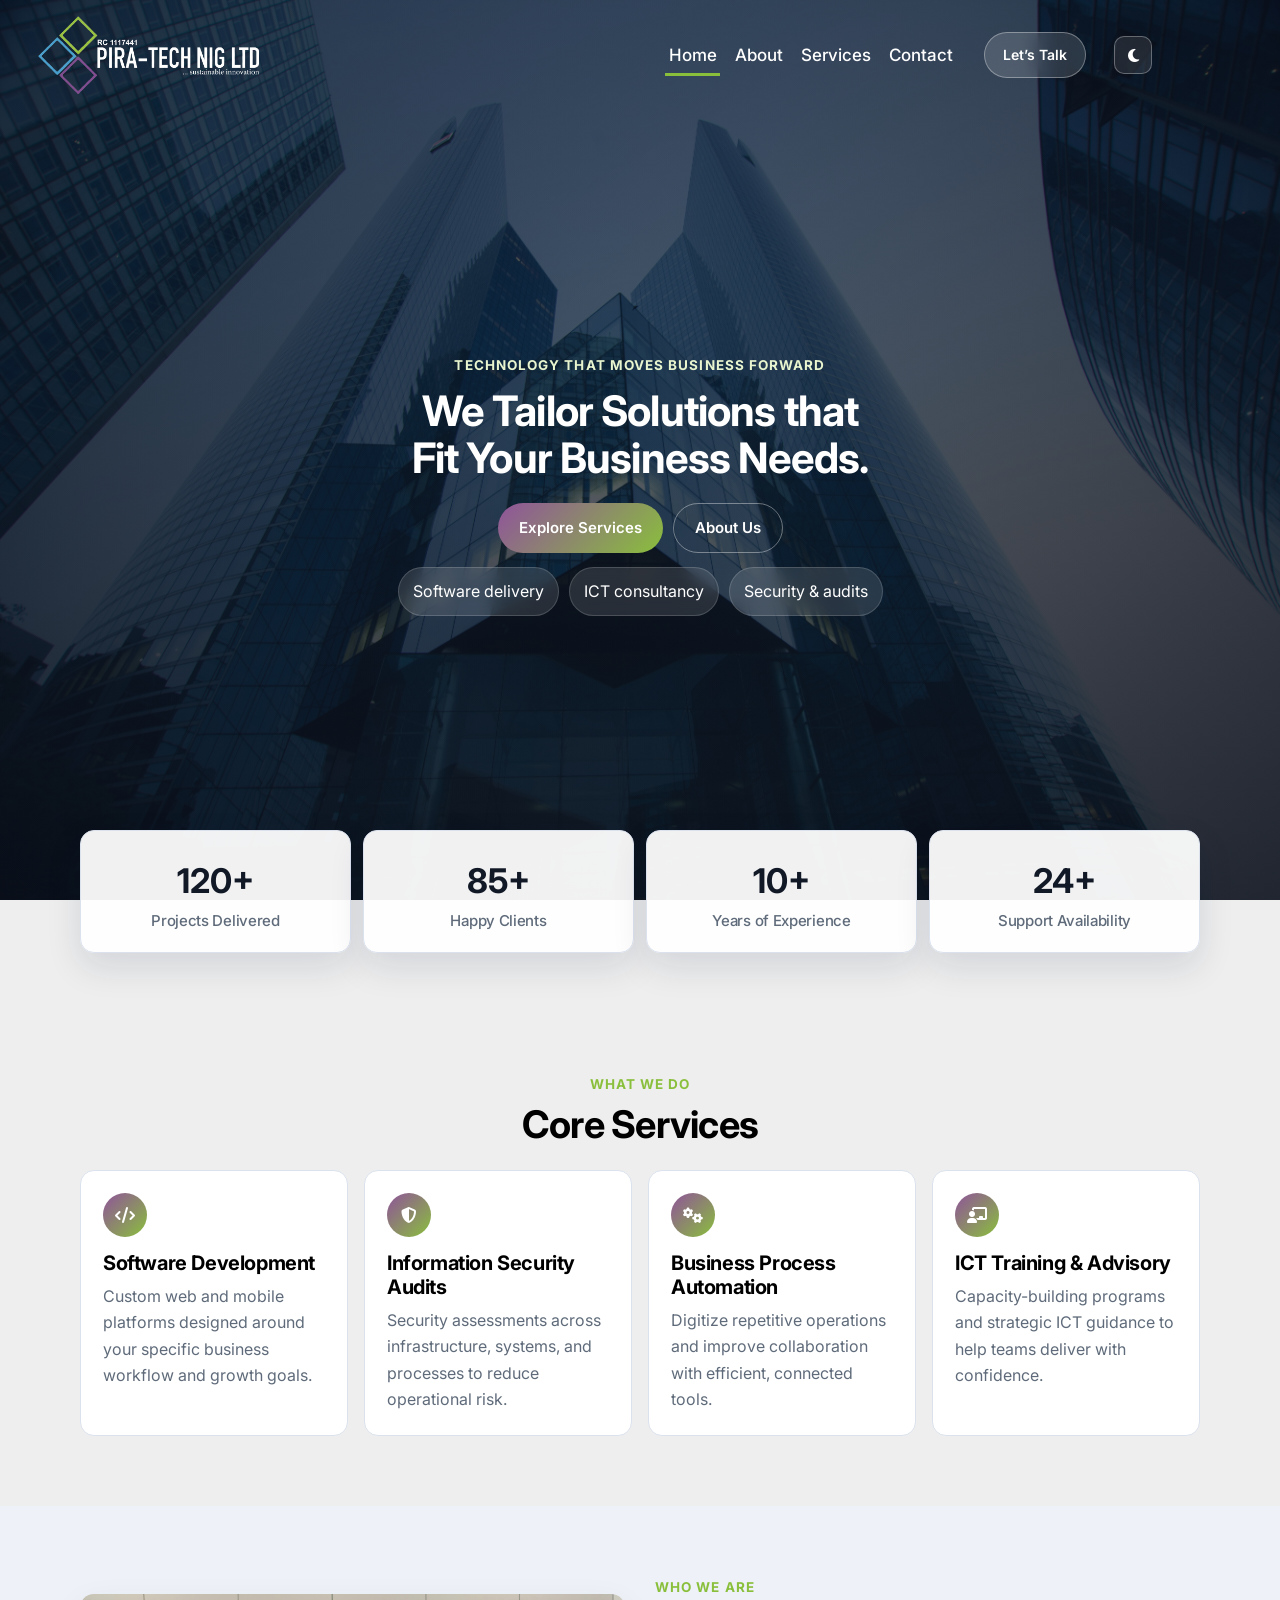
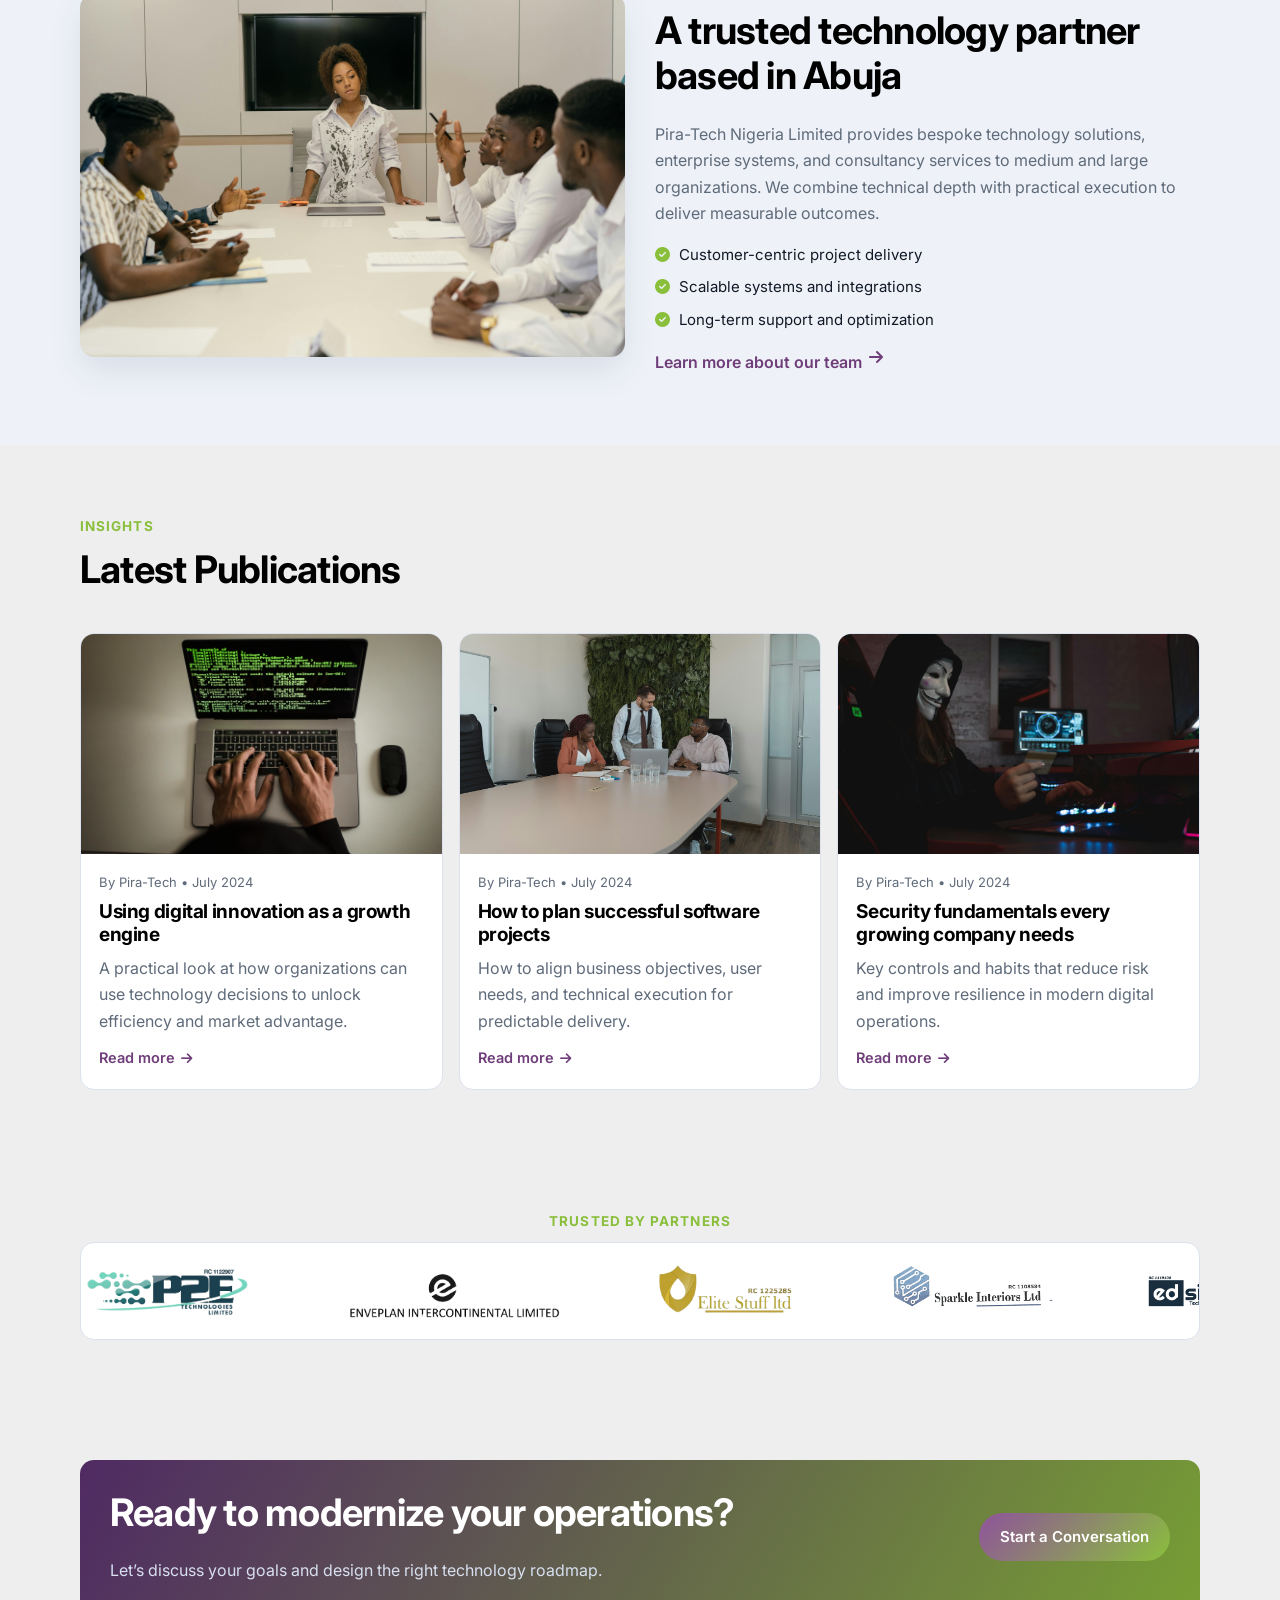
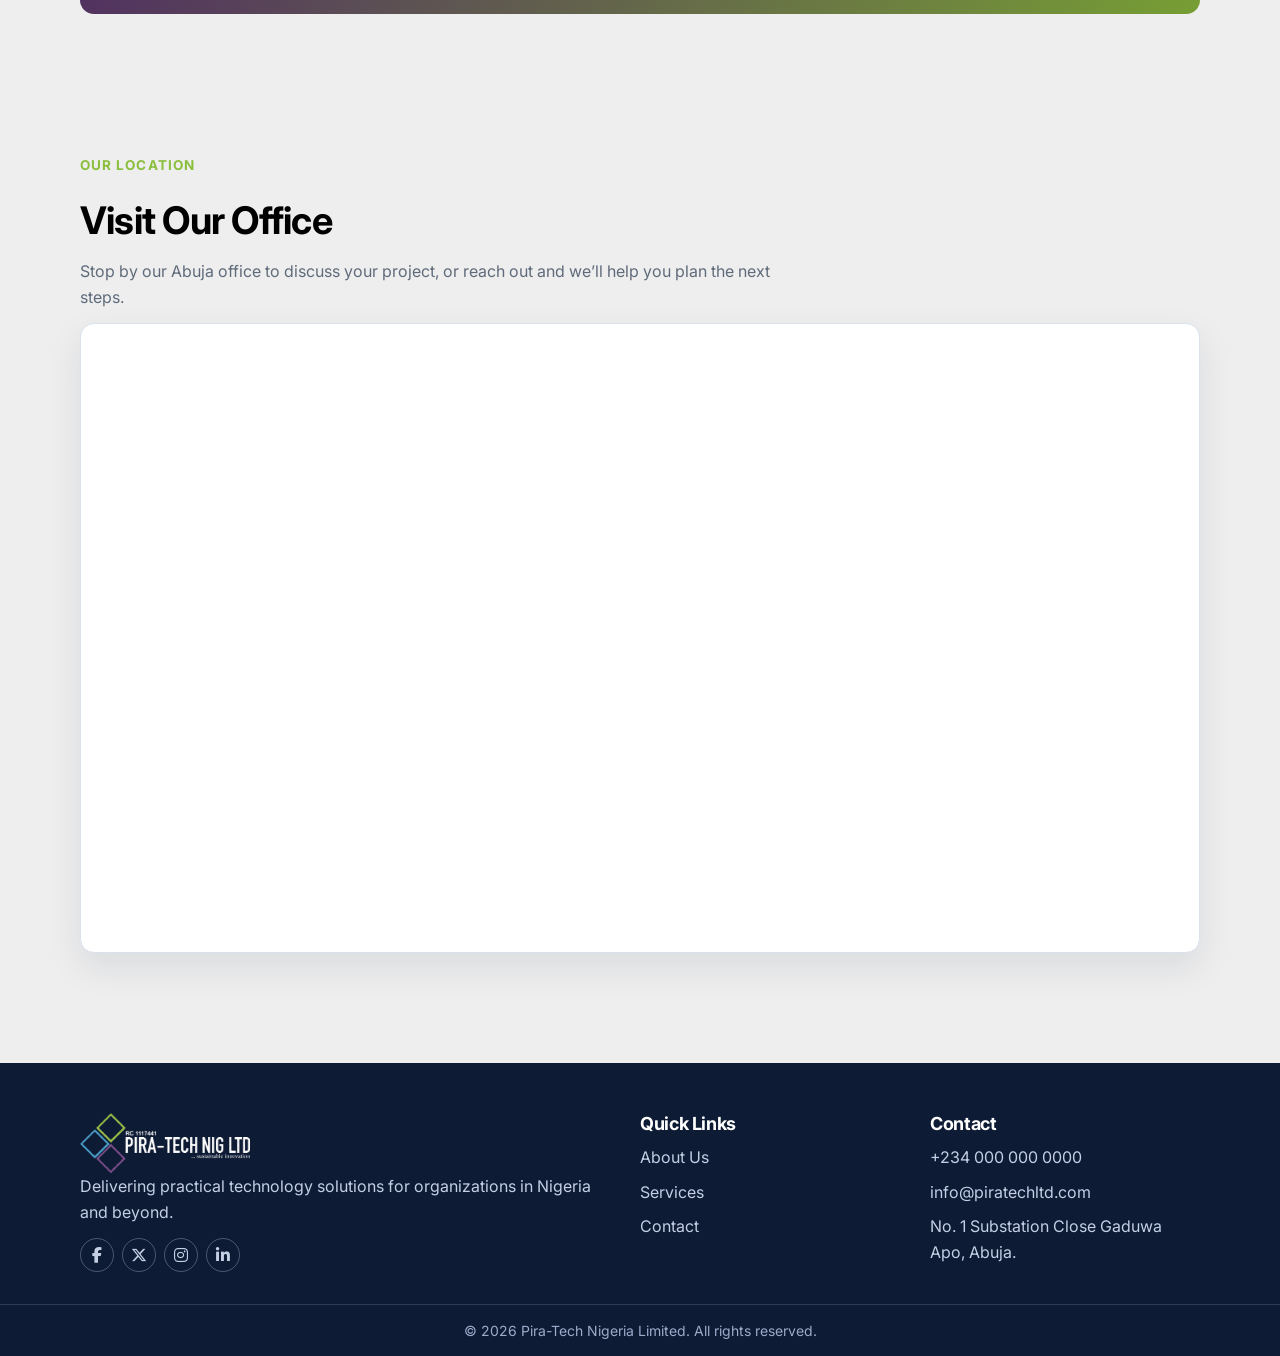
<file: index.html>
<!doctype html>
<html lang="en">
  <head>
    <meta charset="UTF-8" />
    <meta name="viewport" content="width=device-width, initial-scale=1.0" />
    <title>Pira-Tech Nigeria Limited | Digital Solutions for Growth</title>
    <meta
      name="description"
      content="Pira-Tech Nigeria Limited provides software development, ICT consultancy, security audits, and digital transformation services for growing organizations."
    />
    <link rel="stylesheet" href="assets/css/styles.css" />
    <script>
      document.documentElement.setAttribute(
        "data-theme",
        localStorage.getItem("theme") ||
          (window.matchMedia("(prefers-color-scheme:dark)").matches
            ? "dark"
            : "light"),
      );
    </script>
    <link rel="icon" href="/favicon.ico" sizes="48x48" />
    <link rel="icon" href="/favicon.svg" type="image/svg+xml" />
    <link rel="icon" type="image/png" sizes="32x32" href="/favicon-32x32.png" />
    <link rel="icon" type="image/png" sizes="16x16" href="/favicon-16x16.png" />
    <link rel="apple-touch-icon" href="/apple-touch-icon.png" />
    <link
      rel="stylesheet"
      href="https://cdnjs.cloudflare.com/ajax/libs/font-awesome/6.6.0/css/all.min.css"
    />
  </head>
  <body class="home-page">
    <header class="site-header" id="header">
      <div class="container nav-wrap">
        <a href="index.html" class="brand" aria-label="Pira-Tech home">
          <img
            src="assets/images/pira_logo-removebg-preview.png"
            alt="Pira-Tech logo"
            class="header-logo"
          />
        </a>
        <button
          id="menu-btn"
          class="menu-btn"
          aria-label="Toggle navigation"
          aria-expanded="false"
        >
          <i class="fa-solid fa-bars"></i>
        </button>
        <nav>
          <ul class="navlist">
            <li><a href="index.html">Home</a></li>
            <li><a href="about.html">About</a></li>
            <li><a href="services.html">Services</a></li>
            <li><a href="contact.html">Contact</a></li>
          </ul>
        </nav>
        <a href="contact.html" class="btn btn-sm desktop-cta">Let’s Talk</a>
        <button
          id="theme-toggle"
          class="theme-toggle"
          aria-label="Switch to dark mode"
        >
          <i class="fa-solid fa-moon"></i>
        </button>
      </div>
    </header>

    <main>
      <section class="hero hero-video">
        <video
          class="hero-video-bg"
          autoplay
          muted
          loop
          playsinline
          poster="assets/images/hero-lm.jpg"
          data-poster-light="assets/images/hero-lm.jpg"
          data-poster-dark="assets/images/hero-dm.jpg"
        >
          <source
            src="assets/images/7507646-uhd_3840_2160_25fps.mp4"
            type="video/mp4"
          />
        </video>
        <div class="hero-overlay"></div>
        <div class="container hero-video-content">
          <div class="hero-copy-block">
            <p class="eyebrow eyebrow-light-home">
              Technology that moves business forward
            </p>
            <div class="hero-topline">
              <h1>We Tailor Solutions that Fit Your Business Needs.</h1>
              <!-- <p class="lead lead-light">From software delivery to ICT consultancy and security support, Pira-Tech helps teams modernize with confidence.</p> -->
            </div>
            <div class="hero-actions">
              <a href="services.html" class="btn">Explore Services</a>
              <a href="about.html" class="btn btn-ghost-light">About Us</a>
            </div>
            <div class="hero-highlights">
              <span>Software delivery</span>
              <span>ICT consultancy</span>
              <span>Security & audits</span>
            </div>
          </div>
        </div>
      </section>

      <section class="stats">
        <div class="container stats-grid">
          <article class="stat-card">
            <p class="counter" data-target="120">0</p>
            <h3>Projects Delivered</h3>
          </article>
          <article class="stat-card">
            <p class="counter" data-target="85">0</p>
            <h3>Happy Clients</h3>
          </article>
          <article class="stat-card">
            <p class="counter" data-target="10">0</p>
            <h3>Years of Experience</h3>
          </article>
          <article class="stat-card">
            <p class="counter" data-target="24">0</p>
            <h3>Support Availability</h3>
          </article>
        </div>
      </section>

      <section class="section">
        <div class="container">
          <div class="home-services-title">
            <p class="eyebrow">What we do</p>
            <h2>Core Services</h2>
          </div>
          <div class="cards-grid">
            <article class="feature-card">
              <i class="fa-solid fa-code"></i>
              <h3>Software Development</h3>
              <p>
                Custom web and mobile platforms designed around your specific
                business workflow and growth goals.
              </p>
            </article>
            <article class="feature-card">
              <i class="fa-solid fa-shield-halved"></i>
              <h3>Information Security Audits</h3>
              <p>
                Security assessments across infrastructure, systems, and
                processes to reduce operational risk.
              </p>
            </article>
            <article class="feature-card">
              <i class="fa-solid fa-gears"></i>
              <h3>Business Process Automation</h3>
              <p>
                Digitize repetitive operations and improve collaboration with
                efficient, connected tools.
              </p>
            </article>
            <article class="feature-card">
              <i class="fa-solid fa-chalkboard-user"></i>
              <h3>ICT Training & Advisory</h3>
              <p>
                Capacity-building programs and strategic ICT guidance to help
                teams deliver with confidence.
              </p>
            </article>
          </div>
        </div>
      </section>

      <section class="section section-alt">
        <div class="container about-split">
          <div>
            <img
              src="assets/images/who we are.jpg"
              alt="Technology planning session"
            />
          </div>
          <div>
            <p class="eyebrow">Who we are</p>
            <h2>A trusted technology partner based in Abuja</h2>
            <p>
              Pira-Tech Nigeria Limited provides bespoke technology solutions,
              enterprise systems, and consultancy services to medium and large
              organizations. We combine technical depth with practical execution
              to deliver measurable outcomes.
            </p>
            <ul class="tick-list">
              <li>Customer-centric project delivery</li>
              <li>Scalable systems and integrations</li>
              <li>Long-term support and optimization</li>
            </ul>
            <a href="about.html" class="text-link"
              >Learn more about our team <i class="fa-solid fa-arrow-right"></i
            ></a>
          </div>
        </div>
      </section>

      <section class="section">
        <div class="container">
          <div class="section-head">
            <div>
              <p class="eyebrow">Insights</p>
              <h2>Latest Publications</h2>
            </div>
          </div>
          <div class="blog-grid">
            <article class="blog-card">
              <img src="assets/images/innovation.jpg" alt="Publication cover" />
              <div class="blog-content">
                <p class="meta">By Pira-Tech • July 2024</p>
                <h3>Using digital innovation as a growth engine</h3>
                <p>
                  A practical look at how organizations can use technology
                  decisions to unlock efficiency and market advantage.
                </p>
                <a
                  href="#"
                  class="blog-read-more"
                  aria-label="Read more about using digital innovation as a growth engine"
                  >Read more <i class="fa-solid fa-arrow-right"></i
                ></a>
              </div>
            </article>
            <article class="blog-card">
              <img src="assets/images/planning.jpg" alt="Publication cover" />
              <div class="blog-content">
                <p class="meta">By Pira-Tech • July 2024</p>
                <h3>How to plan successful software projects</h3>
                <p>
                  How to align business objectives, user needs, and technical
                  execution for predictable delivery.
                </p>
                <a
                  href="#"
                  class="blog-read-more"
                  aria-label="Read more about planning successful software projects"
                  >Read more <i class="fa-solid fa-arrow-right"></i
                ></a>
              </div>
            </article>
            <article class="blog-card">
              <img src="assets/images/security.jpg" alt="Publication cover" />
              <div class="blog-content">
                <p class="meta">By Pira-Tech • July 2024</p>
                <h3>Security fundamentals every growing company needs</h3>
                <p>
                  Key controls and habits that reduce risk and improve
                  resilience in modern digital operations.
                </p>
                <a
                  href="#"
                  class="blog-read-more"
                  aria-label="Read more about security fundamentals for growing companies"
                  >Read more <i class="fa-solid fa-arrow-right"></i
                ></a>
              </div>
            </article>
          </div>
        </div>
      </section>

      <section class="partners section-alt">
        <div class="container">
          <p class="eyebrow center">Trusted by partners</p>
          <div class="marquee" aria-label="Partner logos">
            <div class="marquee-content">
              <img
                src="assets/images/p2e_logo-removebg-preview.png"
                alt="Partner logo"
              />
              <img
                src="assets/images/enveplan_logo-removebg-preview.png"
                alt="Partner logo"
              />
              <img
                src="assets/images/elite_stuff_logo-removebg-preview.png"
                alt="Partner logo"
              />
              <img
                src="assets/images/sparkle_logo-removebg-preview.png"
                alt="Partner logo"
              />
              <img
                src="assets/images/edsine_logo-removebg-preview.png"
                alt="Partner logo"
              />
              <img
                src="assets/images/p2e_logo-removebg-preview.png"
                alt="Partner logo"
              />
              <img
                src="assets/images/enveplan_logo-removebg-preview.png"
                alt="Partner logo"
              />
            </div>
          </div>
        </div>
      </section>

      <section class="cta section">
        <div class="container cta-box">
          <div>
            <h2>Ready to modernize your operations?</h2>
            <p>
              Let’s discuss your goals and design the right technology roadmap.
            </p>
          </div>
          <a href="contact.html" class="btn">Start a Conversation</a>
        </div>
      </section>

      <section
        class="section location-section-wrap"
        aria-labelledby="home-location-title"
      >
        <div class="container">
          <div class="location-section">
            <p class="eyebrow">Our location</p>
            <h2 id="home-location-title">Visit Our Office</h2>
            <p>
              Stop by our Abuja office to discuss your project, or reach out and
              we’ll help you plan the next steps.
            </p>
            <div
              class="map-embed"
              role="region"
              aria-label="Map showing Pira-Tech office location"
            >
              <iframe
                src="https://www.google.com/maps?q=No.+1+Substation+Close+Gaduwa+Apo,+Abuja,+Nigeria&output=embed"
                title="Pira-Tech office location map"
                loading="lazy"
                referrerpolicy="no-referrer-when-downgrade"
                allowfullscreen
              >
              </iframe>
            </div>
          </div>
        </div>
      </section>
    </main>

    <footer class="site-footer">
      <div class="container footer-grid">
        <div>
          <a href="index.html" class="brand"
            ><img
              src="assets/images/pira_logo-removebg-preview.png"
              alt="Pira-Tech logo"
              class="header-logo"
          /></a>
          <p>
            Delivering practical technology solutions for organizations in
            Nigeria and beyond.
          </p>
          <div class="socials">
            <a href="#" aria-label="Facebook"
              ><i class="fa-brands fa-facebook-f"></i
            ></a>
            <a href="#" aria-label="X"
              ><i class="fa-brands fa-x-twitter"></i
            ></a>
            <a href="#" aria-label="Instagram"
              ><i class="fa-brands fa-instagram"></i
            ></a>
            <a href="#" aria-label="LinkedIn"
              ><i class="fa-brands fa-linkedin-in"></i
            ></a>
          </div>
        </div>
        <div>
          <h3>Quick Links</h3>
          <ul>
            <li><a href="about.html">About Us</a></li>
            <li><a href="services.html">Services</a></li>
            <li><a href="contact.html">Contact</a></li>
          </ul>
        </div>
        <div>
          <h3>Contact</h3>
          <ul>
            <li><a href="tel:+2340000000000">+234 000 000 0000</a></li>
            <li>
              <a href="mailto:info@piratechltd.com">info@piratechltd.com</a>
            </li>
            <li>No. 1 Substation Close Gaduwa Apo, Abuja.</li>
          </ul>
        </div>
      </div>
      <div class="copyright">
        <p>© 2026 Pira-Tech Nigeria Limited. All rights reserved.</p>
      </div>
    </footer>

    <script src="assets/js/script.js"></script>
  </body>
</html>
</file>
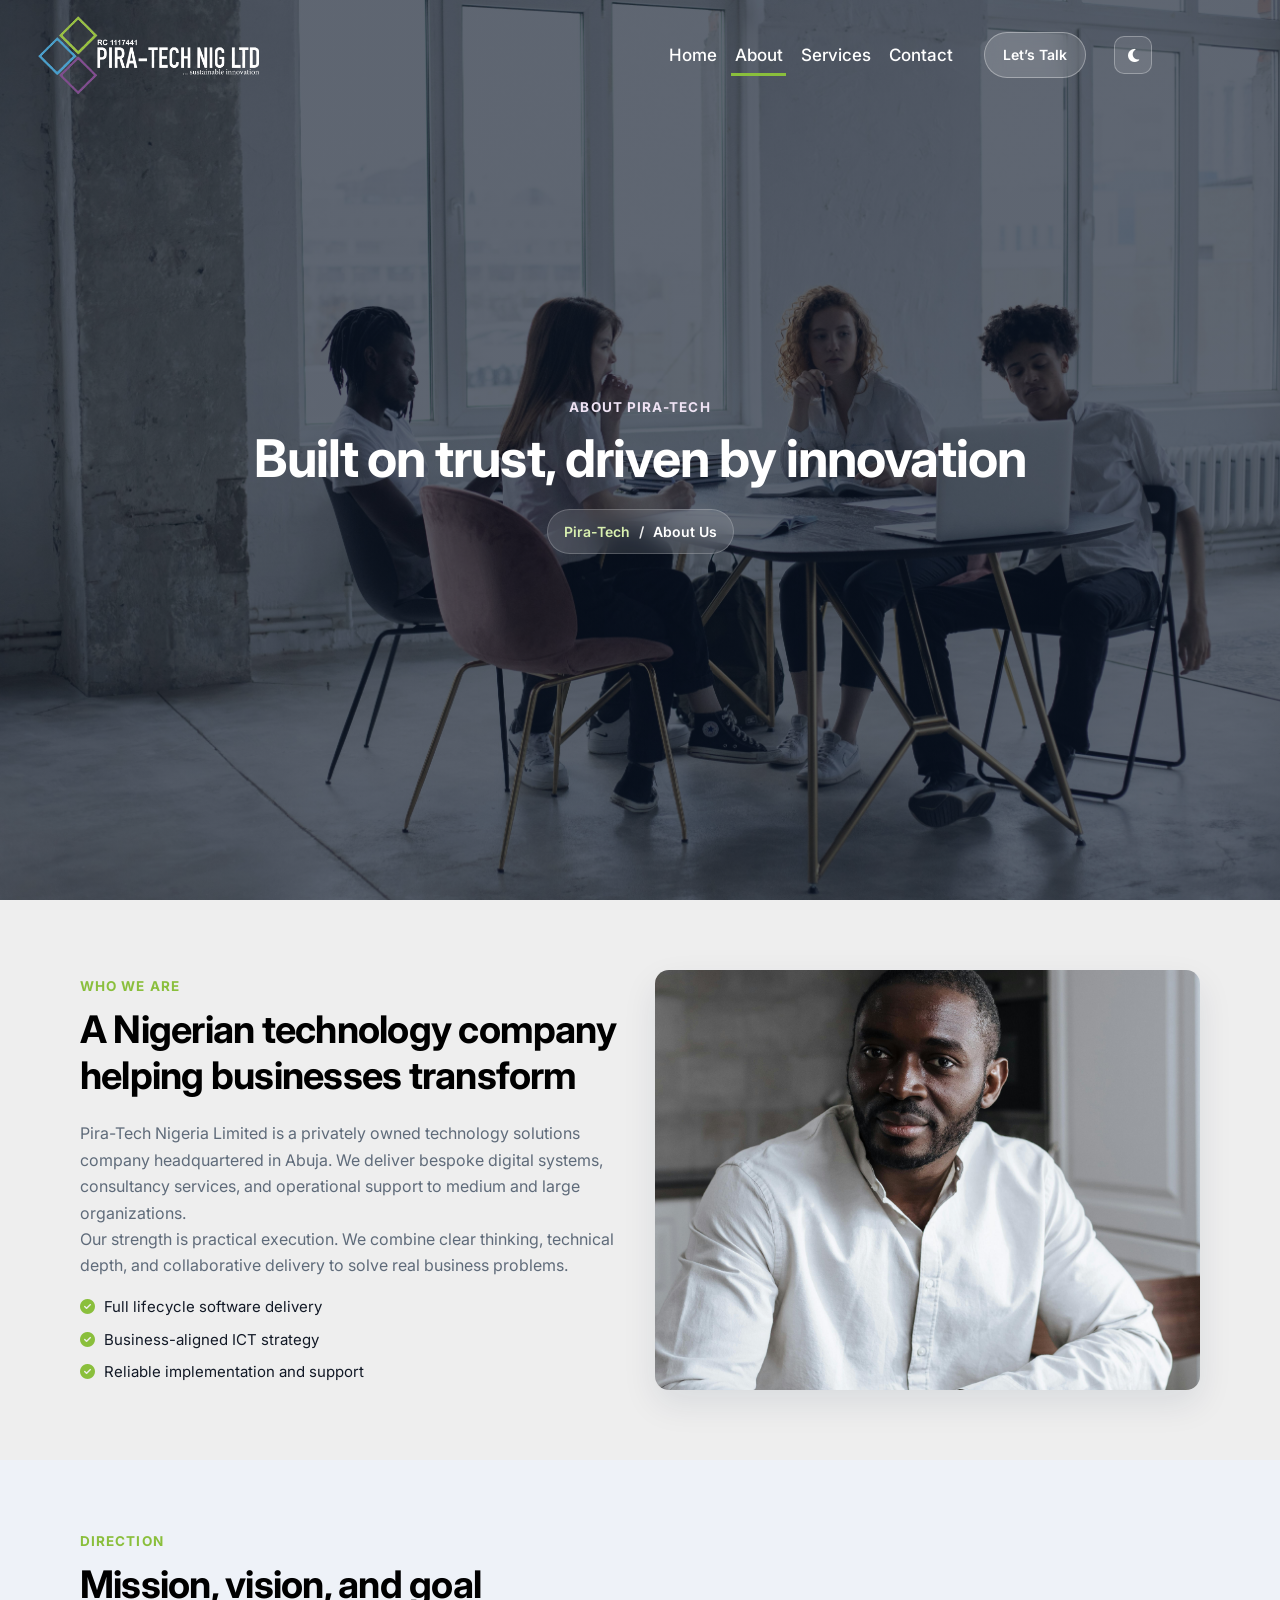
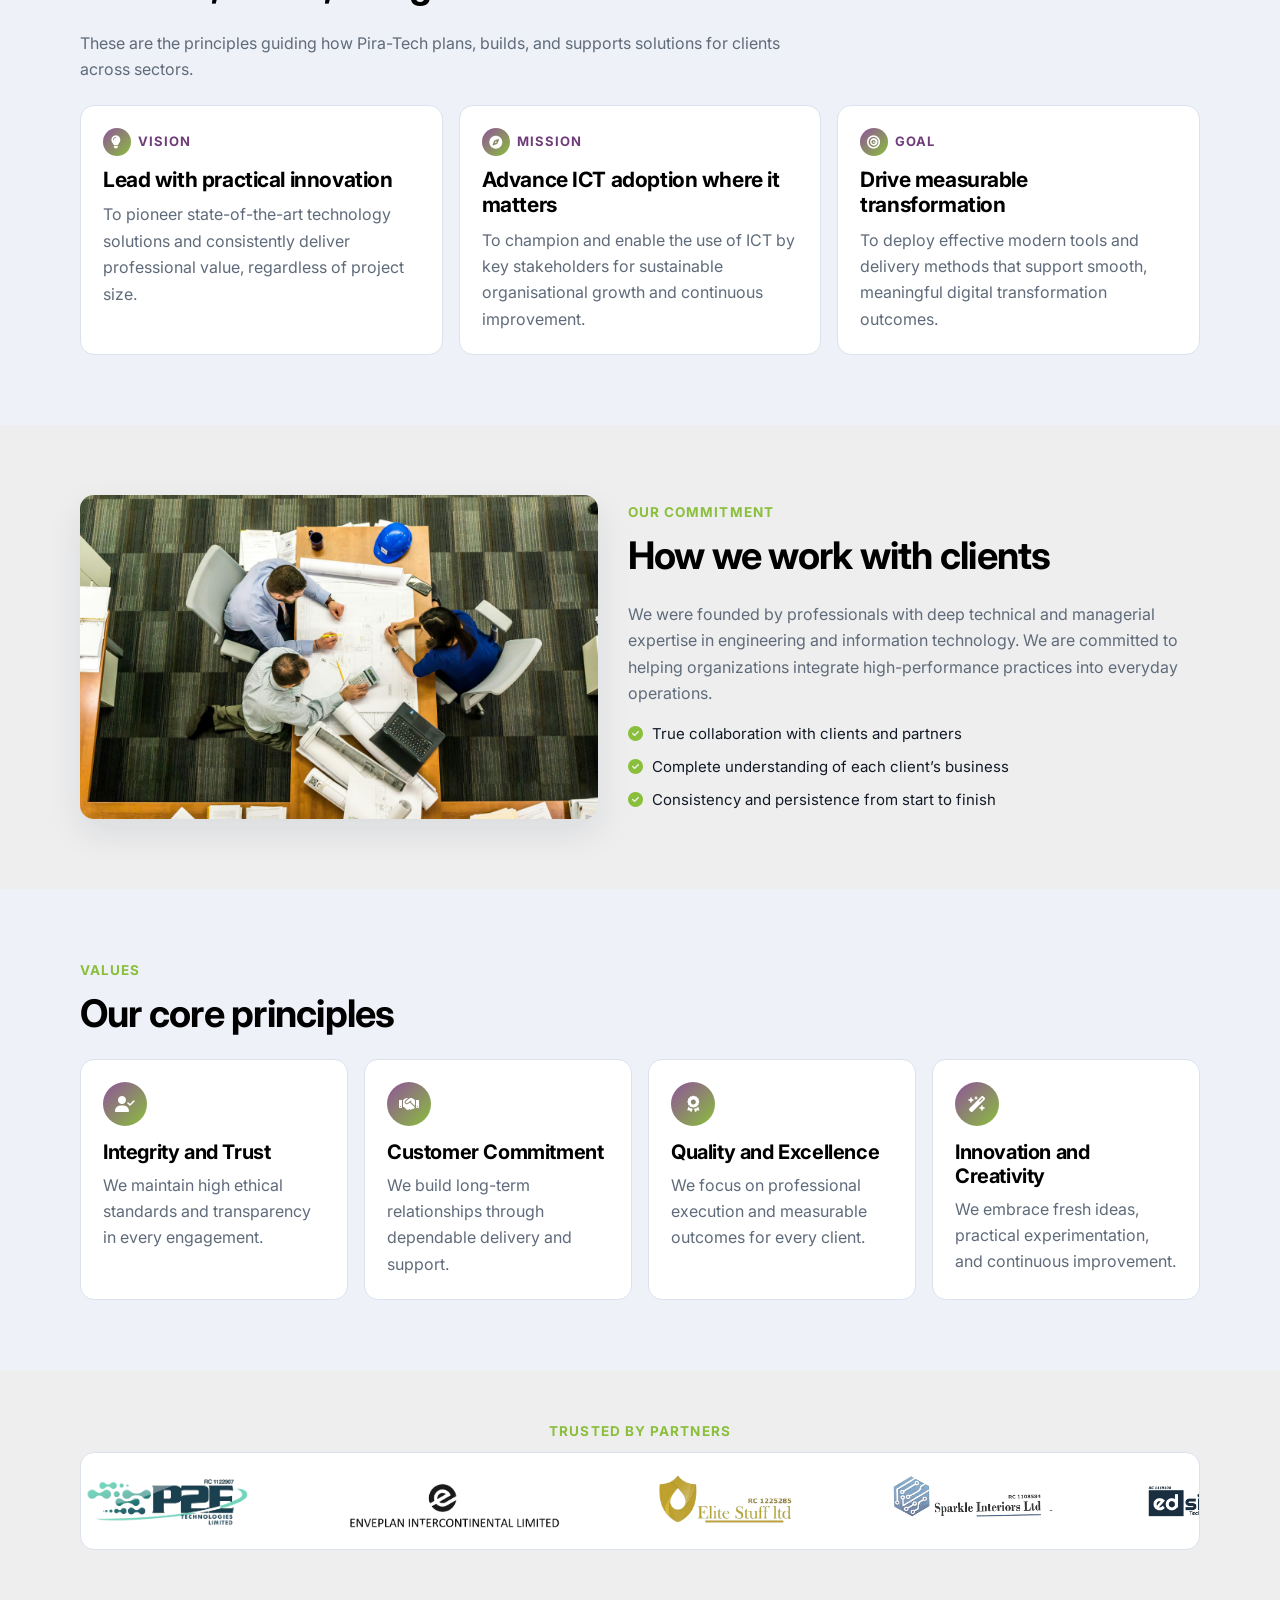
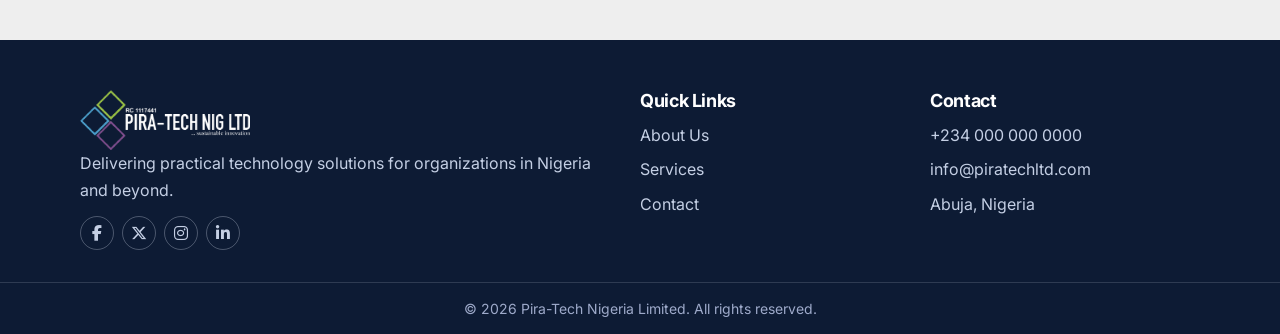
<file: about.html>
<!DOCTYPE html>
<html lang="en">
<head>
    <meta charset="UTF-8">
    <meta name="viewport" content="width=device-width, initial-scale=1.0">
    <title>About Us | Pira-Tech Nigeria Limited</title>
    <meta name="description" content="Learn about Pira-Tech Nigeria Limited, our mission, values, and how we support organizations with practical ICT and software solutions.">
    <link rel="stylesheet" href="assets/css/styles.css">
    <script>document.documentElement.setAttribute('data-theme',localStorage.getItem('theme')||(window.matchMedia('(prefers-color-scheme:dark)').matches?'dark':'light'));</script>
    <link rel="icon" type="image/icon" href="assets/images/pira_logo-removebg-preview.png">
    <link rel="stylesheet" href="https://cdnjs.cloudflare.com/ajax/libs/font-awesome/6.6.0/css/all.min.css">
</head>
<body>
    <header class="site-header" id="header">
        <div class="container nav-wrap">
            <a href="index.html" class="brand" aria-label="Pira-Tech home">
                <img src="assets/images/pira_logo-removebg-preview.png" alt="Pira-Tech logo" class="header-logo">
            </a>
            <button id="menu-btn" class="menu-btn" aria-label="Toggle navigation" aria-expanded="false">
                <i class="fa-solid fa-bars"></i>
            </button>
            <nav>
                <ul class="navlist">
                    <li><a href="index.html">Home</a></li>
                    <li><a href="about.html">About</a></li>
                    <li><a href="services.html">Services</a></li>
                    <li><a href="contact.html">Contact</a></li>
                </ul>
            </nav>
            <a href="contact.html" class="btn btn-sm desktop-cta">Let’s Talk</a>            <button id="theme-toggle" class="theme-toggle" aria-label="Switch to dark mode"><i class="fa-solid fa-moon"></i></button>        </div>
    </header>

    <main>
        <section class="page-hero" style="background-image: linear-gradient(rgba(9, 20, 38, 0.65), rgba(9, 20, 38, 0.65)), url('assets/images/office setting.jpg');">
            <div class="container">
                <p class="eyebrow light">About Pira-Tech</p>
                <h1>Built on trust, driven by innovation</h1>
                <nav class="breadcrumb" aria-label="Breadcrumb">
                    <a href="index.html">Pira-Tech</a>
                    <span aria-hidden="true">/</span>
                    <span aria-current="page">About Us</span>
                </nav>
            </div>
        </section>

        <section class="section">
            <div class="container about-split">
                <div>
                    <p class="eyebrow">Who we are</p>
                    <h2>A Nigerian technology company helping businesses transform</h2>
                    <p>Pira-Tech Nigeria Limited is a privately owned technology solutions company headquartered in Abuja. We deliver bespoke digital systems, consultancy services, and operational support to medium and large organizations.
                    </p>
                    <p>Our strength is practical execution. We combine clear thinking, technical depth, and collaborative delivery to solve real business problems.</p>
                    <ul class="tick-list">
                        <li>Full lifecycle software delivery</li>
                        <li>Business-aligned ICT strategy</li>
                        <li>Reliable implementation and support</li>
                    </ul>
                </div>
                <div>
                    <img src="assets/images/pexels-ron-lach-9869646.jpg" alt="Pira-Tech professionals collaborating">
                </div>
            </div>
        </section>

        <section class="section section-alt">
            <div class="container">
                <p class="eyebrow">Direction</p>
                <div class="mission-wrap">
                    <div class="mission-intro">
                        <h2>Mission, vision, and goal</h2>
                        <p>These are the principles guiding how Pira-Tech plans, builds, and supports solutions for clients
                            across sectors.</p>
                    </div>
                    <div class="mission-grid">
                        <article class="mission-panel">
                            <span class="mission-kicker"><i class="fa-solid fa-lightbulb"></i> Vision</span>
                            <h3>Lead with practical innovation</h3>
                            <p>To pioneer state-of-the-art technology solutions and consistently deliver professional value,
                                regardless of project size.</p>
                        </article>
                        <article class="mission-panel">
                            <span class="mission-kicker"><i class="fa-solid fa-compass"></i> Mission</span>
                            <h3>Advance ICT adoption where it matters</h3>
                            <p>To champion and enable the use of ICT by key stakeholders for sustainable organisational
                                growth and continuous improvement.</p>
                        </article>
                        <article class="mission-panel">
                            <span class="mission-kicker"><i class="fa-solid fa-bullseye"></i> Goal</span>
                            <h3>Drive measurable transformation</h3>
                            <p>To deploy effective modern tools and delivery methods that support smooth, meaningful digital
                                transformation outcomes.</p>
                        </article>
                    </div>
                </div>
            </div>
        </section>

        <section class="section">
            <div class="container about-split reverse">
                <div>
                    <img src="assets/images/office setting 2.jpg" alt="Modern office environment">
                </div>
                <div>
                    <p class="eyebrow">Our commitment</p>
                    <h2>How we work with clients</h2>
                    <p>We were founded by professionals with deep technical and managerial expertise in engineering and information technology. We are committed to helping organizations integrate high-performance practices into everyday operations.</p>
                    <ul class="tick-list">
                        <li>True collaboration with clients and partners</li>
                        <li>Complete understanding of each client’s business</li>
                        <li>Consistency and persistence from start to finish</li>
                    </ul>
                </div>
            </div>
        </section>

        <section class="section section-alt">
            <div class="container">
                <p class="eyebrow">Values</p>
                <h2>Our core principles</h2>
                <div class="cards-grid">
                    <article class="feature-card">
                        <i class="fa-solid fa-user-check"></i>
                        <h3>Integrity and Trust</h3>
                        <p>We maintain high ethical standards and transparency in every engagement.</p>
                    </article>
                    <article class="feature-card">
                        <i class="fa-solid fa-handshake"></i>
                        <h3>Customer Commitment</h3>
                        <p>We build long-term relationships through dependable delivery and support.</p>
                    </article>
                    <article class="feature-card">
                        <i class="fa-solid fa-award"></i>
                        <h3>Quality and Excellence</h3>
                        <p>We focus on professional execution and measurable outcomes for every client.</p>
                    </article>
                    <article class="feature-card">
                        <i class="fa-solid fa-wand-magic-sparkles"></i>
                        <h3>Innovation and Creativity</h3>
                        <p>We embrace fresh ideas, practical experimentation, and continuous improvement.</p>
                    </article>
                </div>
            </div>
        </section>

        <section class="partners section">
            <div class="container">
                <p class="eyebrow center">Trusted by partners</p>
                <div class="marquee" aria-label="Partner logos">
                    <div class="marquee-content">
                        <img src="assets/images/p2e_logo-removebg-preview.png" alt="Partner logo">
                        <img src="assets/images/enveplan_logo-removebg-preview.png" alt="Partner logo">
                        <img src="assets/images/elite_stuff_logo-removebg-preview.png" alt="Partner logo">
                        <img src="assets/images/sparkle_logo-removebg-preview.png" alt="Partner logo">
                        <img src="assets/images/edsine_logo-removebg-preview.png" alt="Partner logo">
                        <img src="assets/images/p2e_logo-removebg-preview.png" alt="Partner logo">
                        <img src="assets/images/enveplan_logo-removebg-preview.png" alt="Partner logo">
                    </div>
                </div>
            </div>
        </section>
    </main>

    <footer class="site-footer">
        <div class="container footer-grid">
            <div>
                <a href="index.html" class="brand"><img src="assets/images/pira_logo-removebg-preview.png" alt="Pira-Tech logo" class="header-logo"></a>
                <p>Delivering practical technology solutions for organizations in Nigeria and beyond.</p>
                <div class="socials">
                    <a href="#" aria-label="Facebook"><i class="fa-brands fa-facebook-f"></i></a>
                    <a href="#" aria-label="X"><i class="fa-brands fa-x-twitter"></i></a>
                    <a href="#" aria-label="Instagram"><i class="fa-brands fa-instagram"></i></a>
                    <a href="#" aria-label="LinkedIn"><i class="fa-brands fa-linkedin-in"></i></a>
                </div>
            </div>
            <div>
                <h3>Quick Links</h3>
                <ul>
                    <li><a href="about.html">About Us</a></li>
                    <li><a href="services.html">Services</a></li>
                    <li><a href="contact.html">Contact</a></li>
                </ul>
            </div>
            <div>
                <h3>Contact</h3>
                <ul>
                    <li><a href="tel:+2340000000000">+234 000 000 0000</a></li>
                    <li><a href="mailto:info@piratechltd.com">info@piratechltd.com</a></li>
                    <li>Abuja, Nigeria</li>
                </ul>
            </div>
        </div>
        <div class="copyright">
            <p>© 2026 Pira-Tech Nigeria Limited. All rights reserved.</p>
        </div>
    </footer>

    <script src="assets/js/script.js"></script>
</body>
</html>
</file>
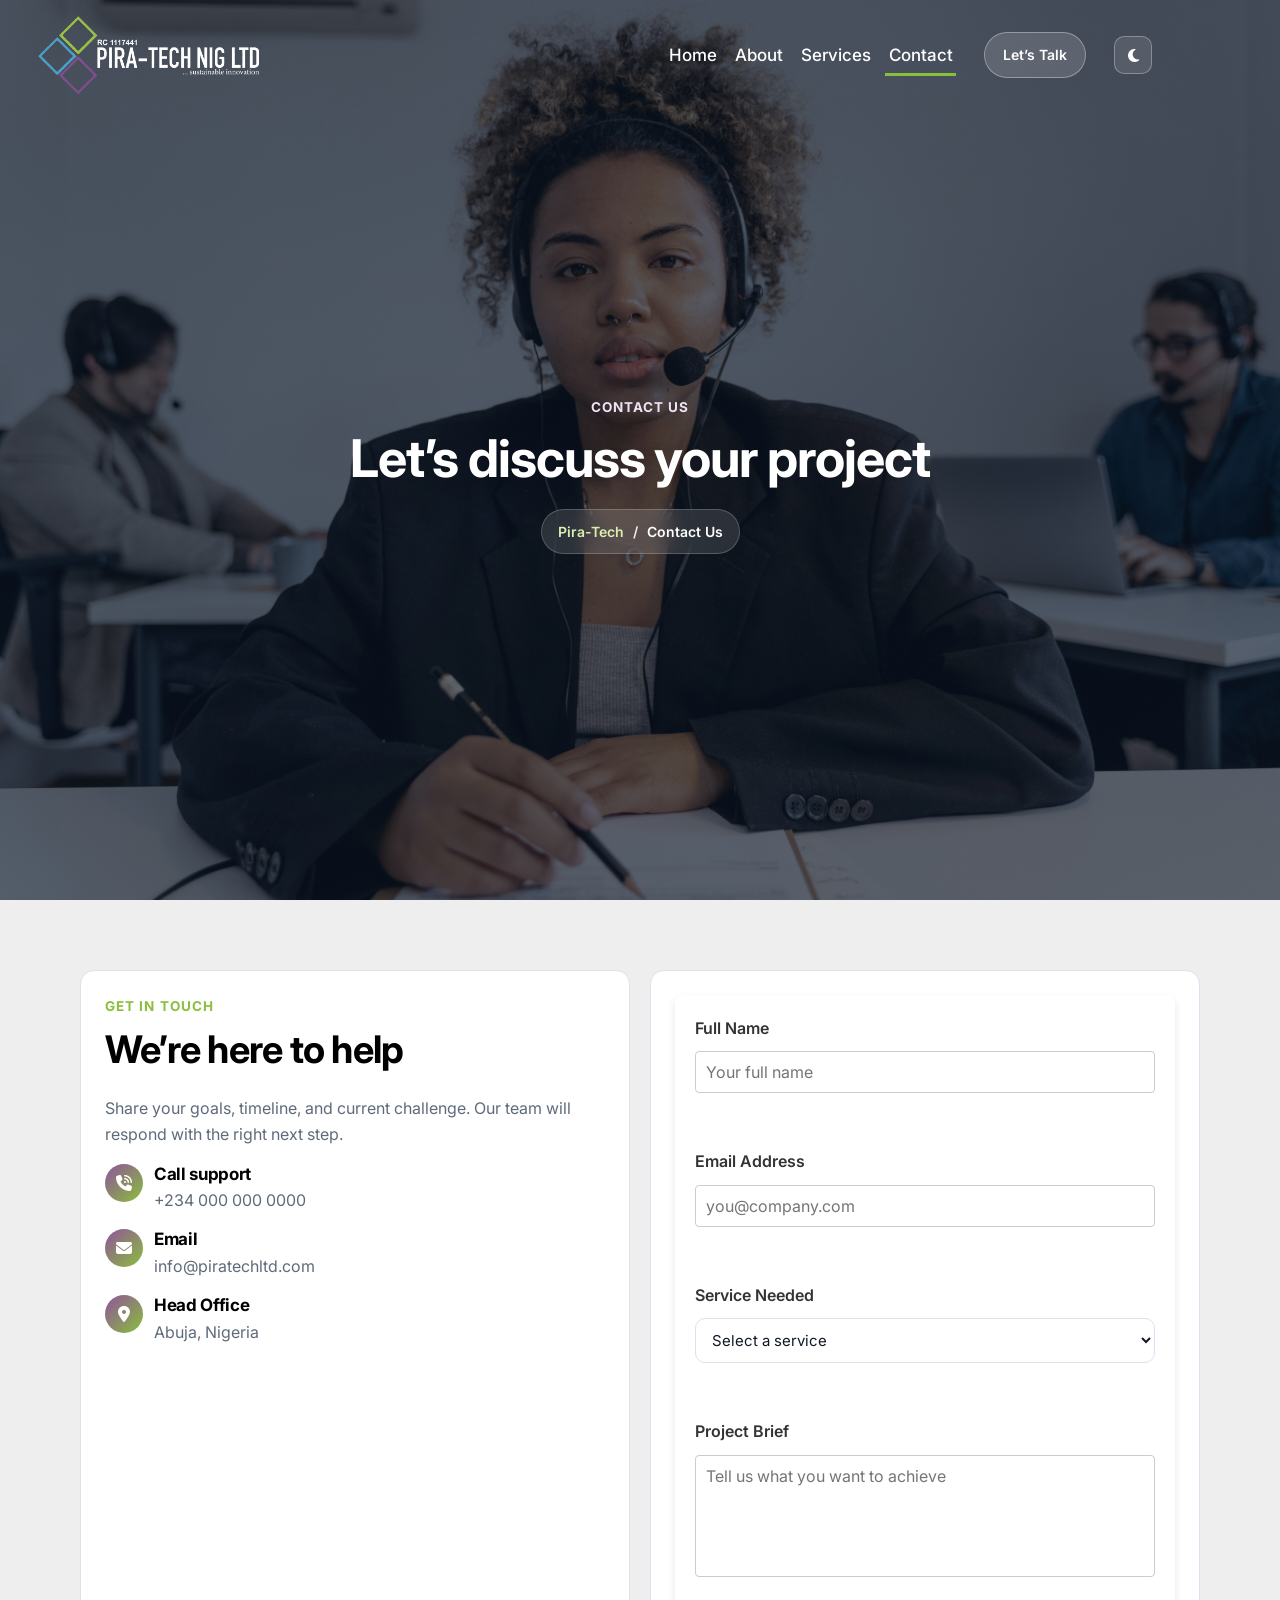
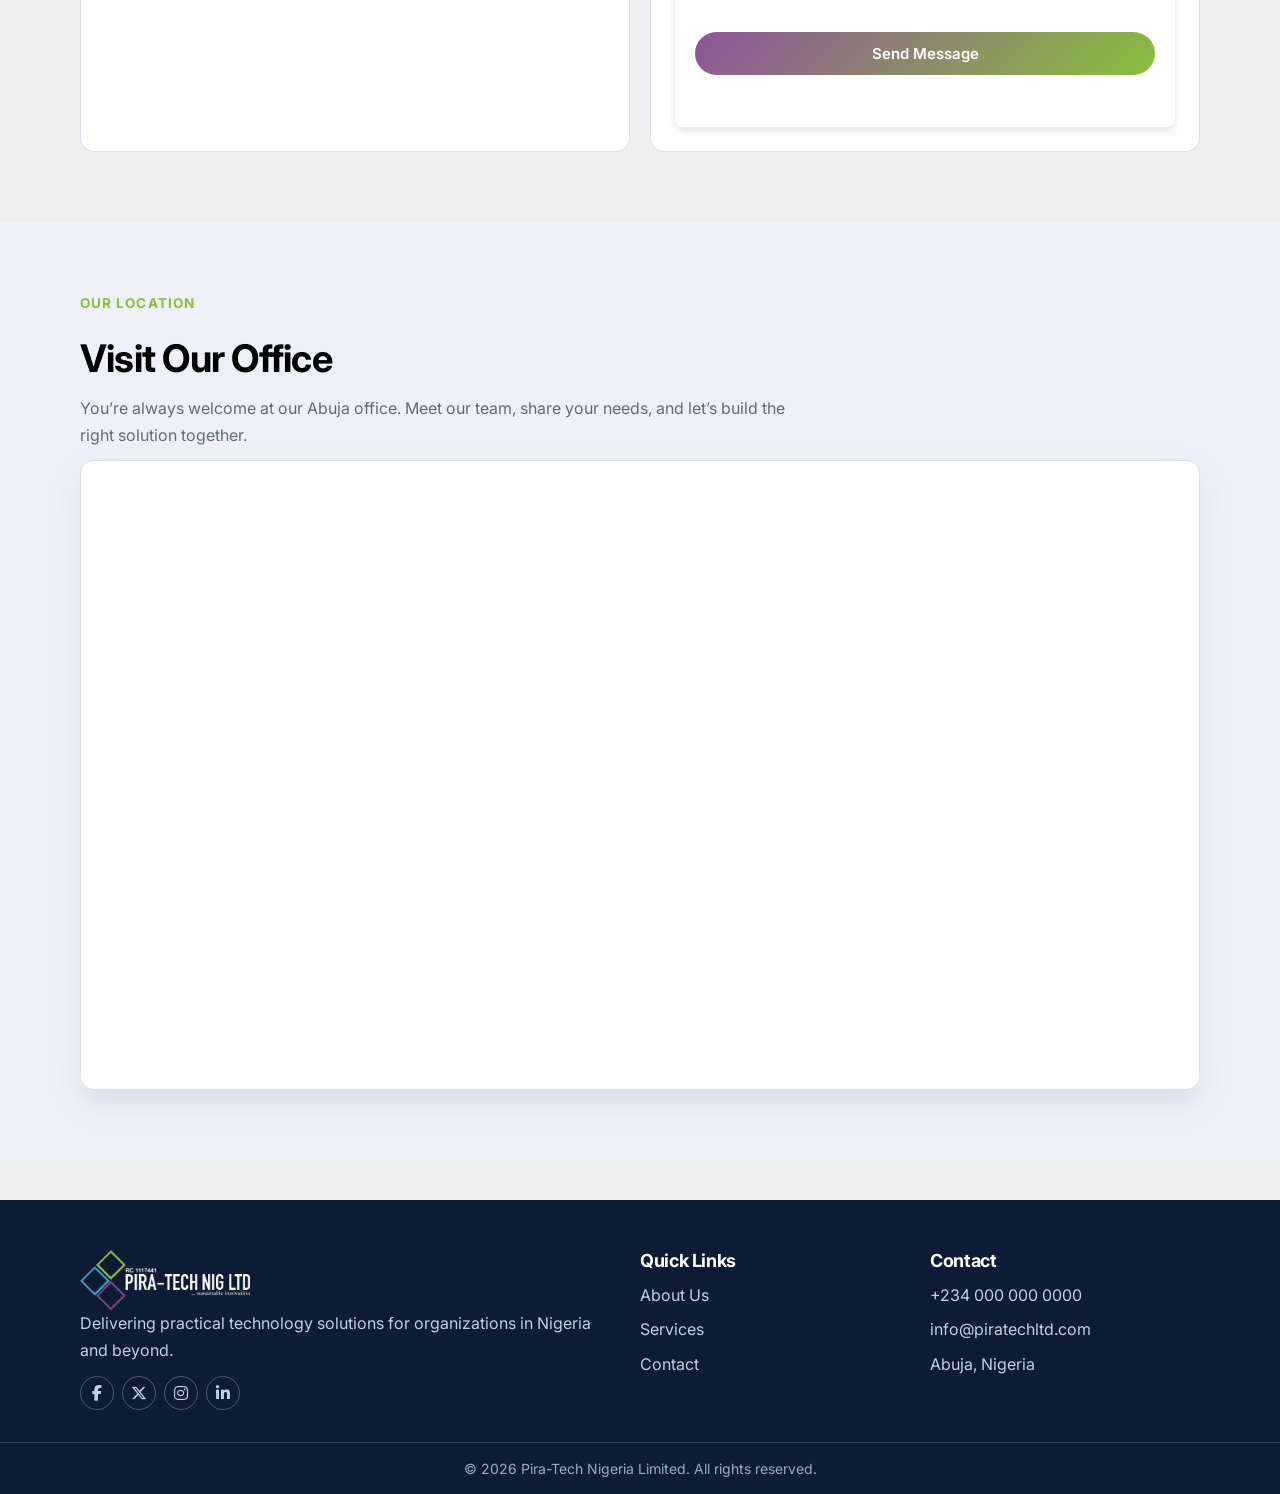
<file: contact.html>
<!DOCTYPE html>
<html lang="en">
<head>
    <meta charset="UTF-8">
    <meta name="viewport" content="width=device-width, initial-scale=1.0">
    <title>Contact Us | Pira-Tech Nigeria Limited</title>
    <meta name="description" content="Contact Pira-Tech Nigeria Limited for software development, ICT consultancy, training, and enterprise technology solutions.">
    <link rel="stylesheet" href="assets/css/styles.css">
    <script>document.documentElement.setAttribute('data-theme',localStorage.getItem('theme')||(window.matchMedia('(prefers-color-scheme:dark)').matches?'dark':'light'));</script>
    <link rel="icon" type="image/icon" href="assets/images/pira_logo-removebg-preview.png">
    <link rel="stylesheet" href="https://cdnjs.cloudflare.com/ajax/libs/font-awesome/6.6.0/css/all.min.css">
</head>
<body>
    <header class="site-header" id="header">
        <div class="container nav-wrap">
            <a href="index.html" class="brand" aria-label="Pira-Tech home">
                <img src="assets/images/pira_logo-removebg-preview.png" alt="Pira-Tech logo" class="header-logo">
            </a>
            <button id="menu-btn" class="menu-btn" aria-label="Toggle navigation" aria-expanded="false">
                <i class="fa-solid fa-bars"></i>
            </button>
            <nav>
                <ul class="navlist">
                    <li><a href="index.html">Home</a></li>
                    <li><a href="about.html">About</a></li>
                    <li><a href="services.html">Services</a></li>
                    <li><a href="contact.html">Contact</a></li>
                </ul>
            </nav>
            <a href="contact.html" class="btn btn-sm desktop-cta">Let’s Talk</a>            <button id="theme-toggle" class="theme-toggle" aria-label="Switch to dark mode"><i class="fa-solid fa-moon"></i></button>        </div>
    </header>

    <main>
        <section class="page-hero" style="background-image: linear-gradient(rgba(9, 20, 38, 0.65), rgba(9, 20, 38, 0.65)), url('assets/images/contact.jpg');">
            <div class="container">
                <p class="eyebrow light">Contact us</p>
                <h1>Let’s discuss your project</h1>
                <nav class="breadcrumb" aria-label="Breadcrumb">
                    <a href="index.html">Pira-Tech</a>
                    <span aria-hidden="true">/</span>
                    <span aria-current="page">Contact Us</span>
                </nav>
            </div>
        </section>

        <section class="section">
            <div class="container contact-grid">
                <div class="contact-panel">
                    <p class="eyebrow">Get in touch</p>
                    <h2>We’re here to help</h2>
                    <p>Share your goals, timeline, and current challenge. Our team will respond with the right next step.</p>

                    <div class="contact-item">
                        <i class="fa-solid fa-phone-volume"></i>
                        <div>
                            <h3>Call support</h3>
                            <p><a href="tel:+2340000000000">+234 000 000 0000</a></p>
                        </div>
                    </div>

                    <div class="contact-item">
                        <i class="fa-solid fa-envelope"></i>
                        <div>
                            <h3>Email</h3>
                            <p><a href="mailto:info@piratechltd.com">info@piratechltd.com</a></p>
                        </div>
                    </div>

                    <div class="contact-item">
                        <i class="fa-solid fa-location-dot"></i>
                        <div>
                            <h3>Head Office</h3>
                            <p>Abuja, Nigeria</p>
                        </div>
                    </div>
                </div>

                <div class="form-card">
                    <form class="contact-form" data-contact-form novalidate>
                        <div class="form-group">
                            <label for="name">Full Name</label>
                            <input type="text" id="name" name="name" required placeholder="Your full name">
                            <p class="field-error" data-field-error-for="name" aria-live="polite"></p>
                        </div>

                        <div class="form-group">
                            <label for="email">Email Address</label>
                            <input type="email" id="email" name="email" required placeholder="you@company.com">
                            <p class="field-error" data-field-error-for="email" aria-live="polite"></p>
                        </div>

                        <div class="form-group">
                            <label for="service">Service Needed</label>
                            <select id="service" name="service" required>
                                <option value="">Select a service</option>
                                <option value="software-development">Software Development</option>
                                <option value="ict-consultancy">ICT Consultancy</option>
                                <option value="security-audit">Security Audit</option>
                                <option value="training">ICT Training</option>
                            </select>
                            <p class="field-error" data-field-error-for="service" aria-live="polite"></p>
                        </div>

                        <div class="form-group">
                            <label for="message">Project Brief</label>
                            <textarea id="message" name="message" rows="5" required placeholder="Tell us what you want to achieve"></textarea>
                            <p class="field-error" data-field-error-for="message" aria-live="polite"></p>
                        </div>

                        <button type="submit" class="btn" data-submit-btn>Send Message</button>
                        <p class="form-note" data-form-note aria-live="polite"></p>
                    </form>
                </div>
            </div>
        </section>

        <section class="section section-alt location-section-wrap" aria-labelledby="contact-location-title">
            <div class="container">
                <div class="location-section">
                    <p class="eyebrow">Our location</p>
                    <h2 id="contact-location-title">Visit Our Office</h2>
                    <p>You’re always welcome at our Abuja office. Meet our team, share your needs, and let’s build the right solution together.</p>
                    <div class="map-embed" role="region" aria-label="Map showing Pira-Tech office location">
                        <iframe
                            src="https://www.google.com/maps?q=No.+1+Substation+Close+Gaduwa+Apo,+Abuja,+Nigeria&output=embed"
                            title="Pira-Tech office location map"
                            loading="lazy"
                            referrerpolicy="no-referrer-when-downgrade"
                            allowfullscreen>
                        </iframe>
                    </div>
                </div>
            </div>
        </section>
    </main>

    <footer class="site-footer">
        <div class="container footer-grid">
            <div>
                <a href="index.html" class="brand"><img src="assets/images/pira_logo-removebg-preview.png" alt="Pira-Tech logo" class="header-logo"></a>
                <p>Delivering practical technology solutions for organizations in Nigeria and beyond.</p>
                <div class="socials">
                    <a href="#" aria-label="Facebook"><i class="fa-brands fa-facebook-f"></i></a>
                    <a href="#" aria-label="X"><i class="fa-brands fa-x-twitter"></i></a>
                    <a href="#" aria-label="Instagram"><i class="fa-brands fa-instagram"></i></a>
                    <a href="#" aria-label="LinkedIn"><i class="fa-brands fa-linkedin-in"></i></a>
                </div>
            </div>
            <div>
                <h3>Quick Links</h3>
                <ul>
                    <li><a href="about.html">About Us</a></li>
                    <li><a href="services.html">Services</a></li>
                    <li><a href="contact.html">Contact</a></li>
                </ul>
            </div>
            <div>
                <h3>Contact</h3>
                <ul>
                    <li><a href="tel:+2340000000000">+234 000 000 0000</a></li>
                    <li><a href="mailto:info@piratechltd.com">info@piratechltd.com</a></li>
                    <li>Abuja, Nigeria</li>
                </ul>
            </div>
        </div>
        <div class="copyright">
            <p>© 2026 Pira-Tech Nigeria Limited. All rights reserved.</p>
        </div>
    </footer>

    <script src="assets/js/script.js"></script>
</body>
</html>
</file>
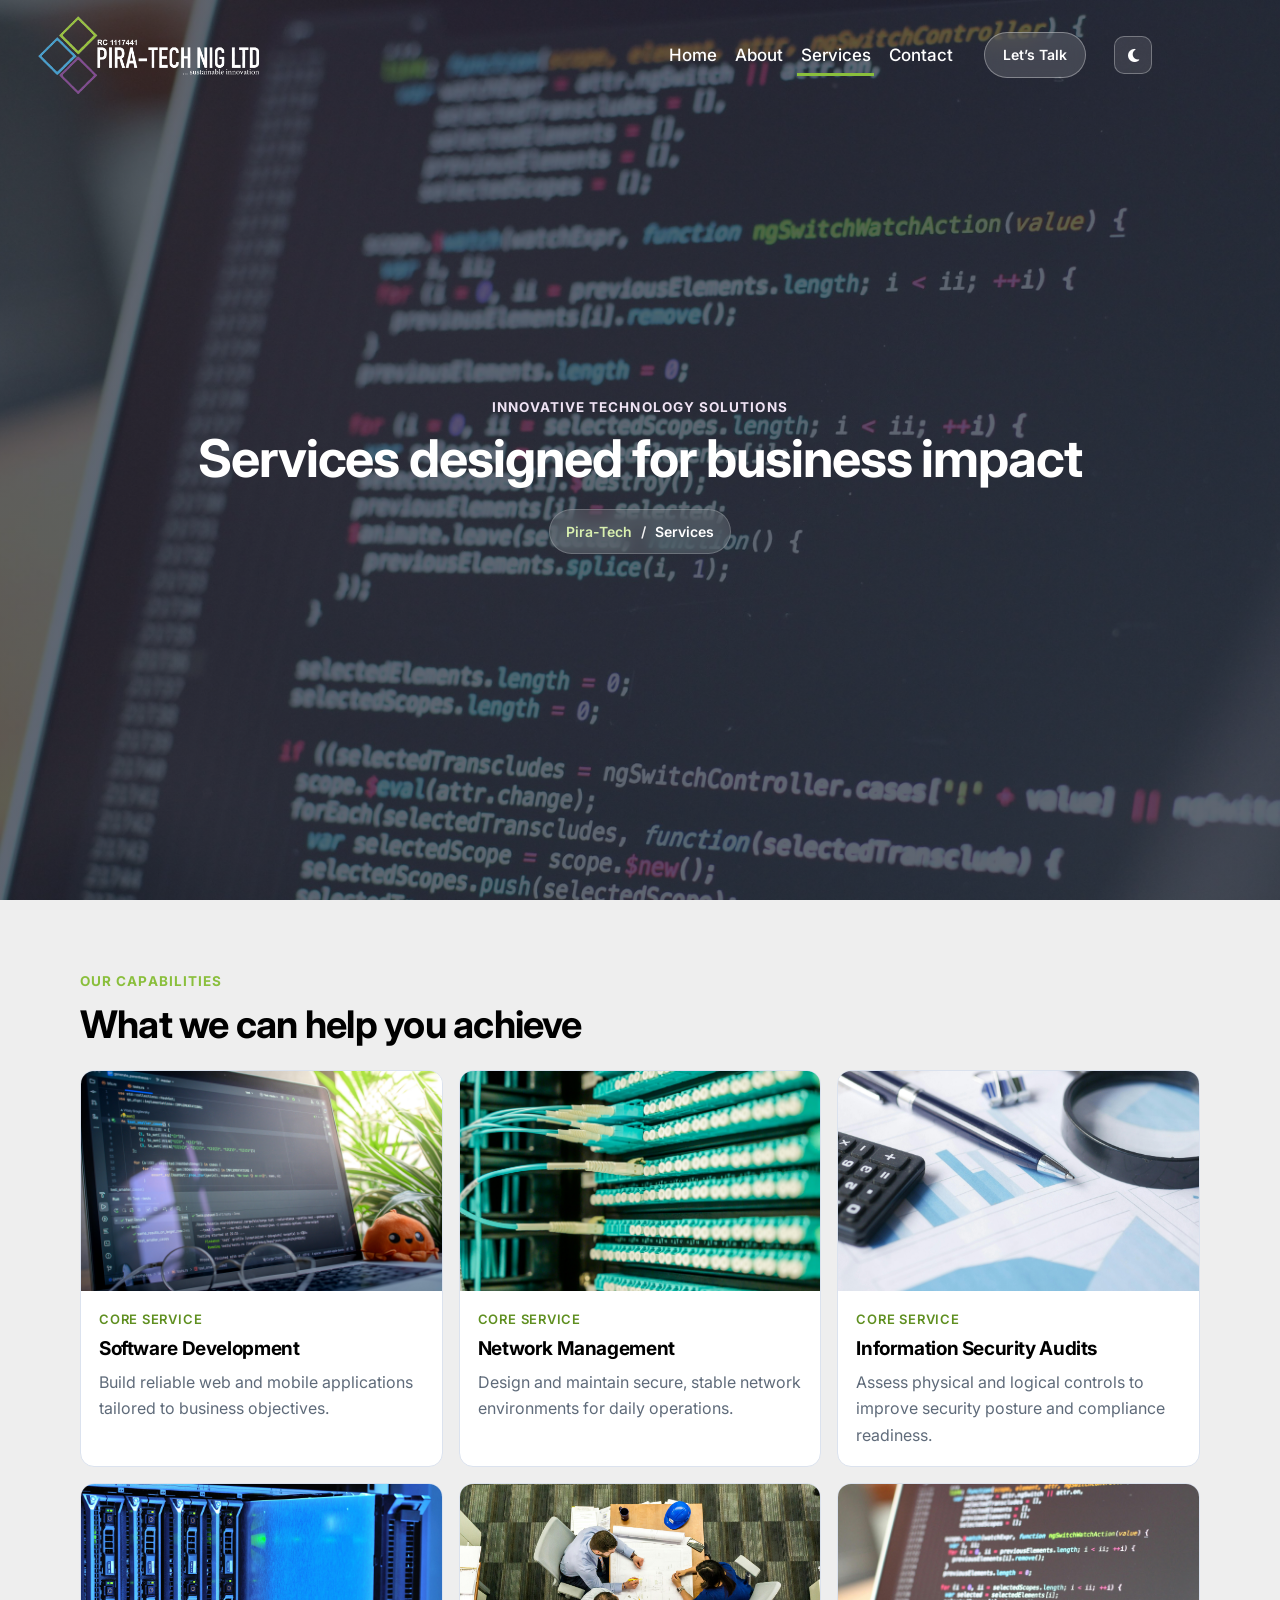
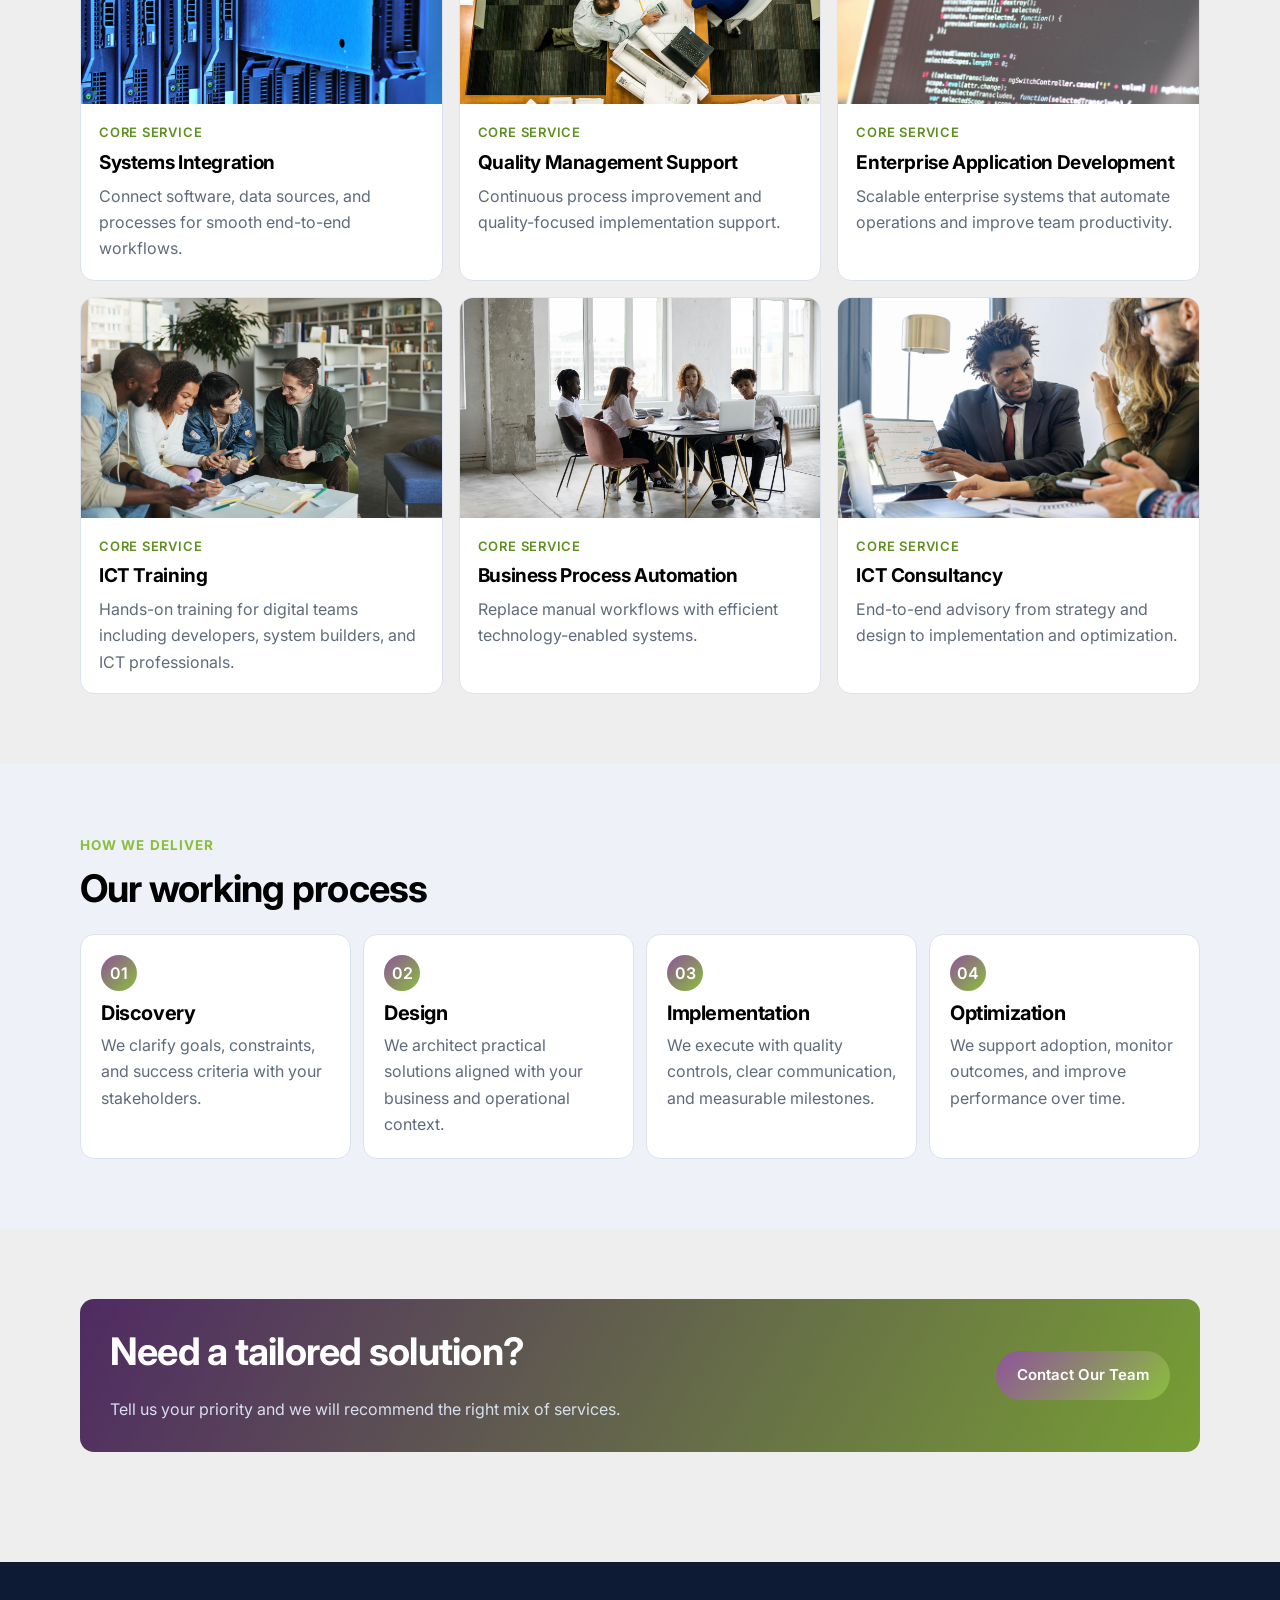
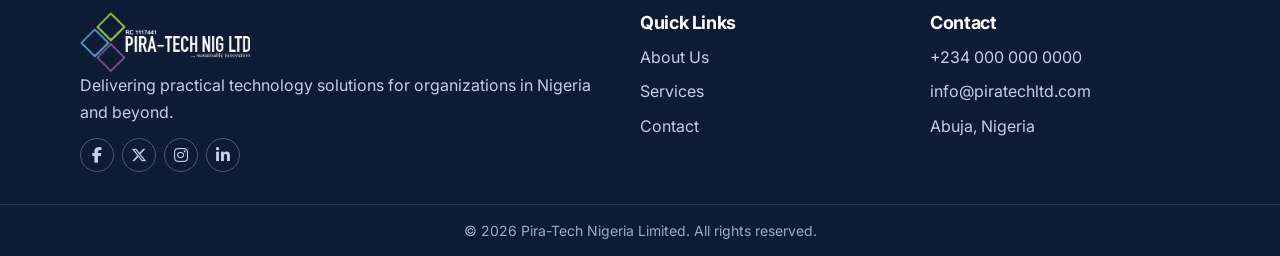
<file: services.html>
<!DOCTYPE html>
<html lang="en">
<head>
    <meta charset="UTF-8">
    <meta name="viewport" content="width=device-width, initial-scale=1.0">
    <title>Services | Pira-Tech Nigeria Limited</title>
    <meta name="description" content="Explore Pira-Tech services: software development, ICT consultancy, security audits, automation, training, and enterprise integration.">
    <link rel="stylesheet" href="assets/css/styles.css">
    <script>document.documentElement.setAttribute('data-theme',localStorage.getItem('theme')||(window.matchMedia('(prefers-color-scheme:dark)').matches?'dark':'light'));</script>
    <link rel="icon" type="image/icon" href="assets/images/pira_logo-removebg-preview.png">
    <link rel="stylesheet" href="https://cdnjs.cloudflare.com/ajax/libs/font-awesome/6.6.0/css/all.min.css">
</head>
<body>
    <header class="site-header" id="header">
        <div class="container nav-wrap">
            <a href="index.html" class="brand" aria-label="Pira-Tech home">
                <img src="assets/images/pira_logo-removebg-preview.png" alt="Pira-Tech logo" class="header-logo">
            </a>
            <button id="menu-btn" class="menu-btn" aria-label="Toggle navigation" aria-expanded="false">
                <i class="fa-solid fa-bars"></i>
            </button>
            <nav>
                <ul class="navlist">
                    <li><a href="index.html">Home</a></li>
                    <li><a href="about.html">About</a></li>
                    <li><a href="services.html">Services</a></li>
                    <li><a href="contact.html">Contact</a></li>
                </ul>
            </nav>
            <a href="contact.html" class="btn btn-sm desktop-cta">Let’s Talk</a>            <button id="theme-toggle" class="theme-toggle" aria-label="Switch to dark mode"><i class="fa-solid fa-moon"></i></button>        </div>
    </header>

    <main>
        <section class="page-hero" style="background-image: linear-gradient(rgba(9, 20, 38, 0.65), rgba(9, 20, 38, 0.65)), url('assets/images/EBS.jpg');">
            <div class="container">
                <p class="eyebrow light">Innovative technology solutions</p>
                <h1>Services designed for business impact</h1>
                <nav class="breadcrumb" aria-label="Breadcrumb">
                    <a href="index.html">Pira-Tech</a>
                    <span aria-hidden="true">/</span>
                    <span aria-current="page">Services</span>
                </nav>
            </div>
        </section>

        <section class="section">
            <div class="container">
                <p class="eyebrow">Our capabilities</p>
                <h2>What we can help you achieve</h2>
                <div class="blog-grid services-blog-grid">
                    <article class="blog-card service-blog-card">
                        <img src="assets/images/software development.jpg" alt="Software engineers collaborating on product development">
                        <div class="blog-content">
                            <p class="meta">Core Service</p>
                            <h3>Software Development</h3>
                            <p>Build reliable web and mobile applications tailored to business objectives.</p>
                        </div>
                    </article>
                    <article class="blog-card service-blog-card">
                        <img src="assets/images/network management.jpg" alt="Network operations and connected systems dashboard">
                        <div class="blog-content">
                            <p class="meta">Core Service</p>
                            <h3>Network Management</h3>
                            <p>Design and maintain secure, stable network environments for daily operations.</p>
                        </div>
                    </article>
                    <article class="blog-card service-blog-card">
                        <img src="assets/images/Audit.jpg" alt="Information security audit and risk assessment">
                        <div class="blog-content">
                            <p class="meta">Core Service</p>
                            <h3>Information Security Audits</h3>
                            <p>Assess physical and logical controls to improve security posture and compliance readiness.</p>
                        </div>
                    </article>
                    <article class="blog-card service-blog-card">
                        <img src="assets/images/system integration.jpg" alt="Systems integration planning session">
                        <div class="blog-content">
                            <p class="meta">Core Service</p>
                            <h3>Systems Integration</h3>
                            <p>Connect software, data sources, and processes for smooth end-to-end workflows.</p>
                        </div>
                    </article>
                    <article class="blog-card service-blog-card">
                        <img src="assets/images/office setting 2.jpg" alt="Quality management and performance review">
                        <div class="blog-content">
                            <p class="meta">Core Service</p>
                            <h3>Quality Management Support</h3>
                            <p>Continuous process improvement and quality-focused implementation support.</p>
                        </div>
                    </article>
                    <article class="blog-card service-blog-card">
                        <img src="assets/images/EBS.jpg" alt="Enterprise application architecture workshop">
                        <div class="blog-content">
                            <p class="meta">Core Service</p>
                            <h3>Enterprise Application Development</h3>
                            <p>Scalable enterprise systems that automate operations and improve team productivity.</p>
                        </div>
                    </article>
                    <article class="blog-card service-blog-card">
                        <img src="assets/images/training.jpg" alt="ICT training and team upskilling session">
                        <div class="blog-content">
                            <p class="meta">Core Service</p>
                            <h3>ICT Training</h3>
                            <p>Hands-on training for digital teams including developers, system builders, and ICT professionals.</p>
                        </div>
                    </article>
                    <article class="blog-card service-blog-card">
                        <img src="assets/images/office setting.jpg" alt="Business workflow automation planning">
                        <div class="blog-content">
                            <p class="meta">Core Service</p>
                            <h3>Business Process Automation</h3>
                            <p>Replace manual workflows with efficient technology-enabled systems.</p>
                        </div>
                    </article>
                    <article class="blog-card service-blog-card">
                        <img src="assets/images/consultancy.jpg" alt="ICT consultancy strategy meeting with stakeholders">
                        <div class="blog-content">
                            <p class="meta">Core Service</p>
                            <h3>ICT Consultancy</h3>
                            <p>End-to-end advisory from strategy and design to implementation and optimization.</p>
                        </div>
                    </article>
                </div>
            </div>
        </section>

        <section class="section section-alt">
            <div class="container">
                <p class="eyebrow">How we deliver</p>
                <h2>Our working process</h2>
                <div class="process-grid">
                    <article>
                        <span>01</span>
                        <h3>Discovery</h3>
                        <p>We clarify goals, constraints, and success criteria with your stakeholders.</p>
                    </article>
                    <article>
                        <span>02</span>
                        <h3>Design</h3>
                        <p>We architect practical solutions aligned with your business and operational context.</p>
                    </article>
                    <article>
                        <span>03</span>
                        <h3>Implementation</h3>
                        <p>We execute with quality controls, clear communication, and measurable milestones.</p>
                    </article>
                    <article>
                        <span>04</span>
                        <h3>Optimization</h3>
                        <p>We support adoption, monitor outcomes, and improve performance over time.</p>
                    </article>
                </div>
            </div>
        </section>

        <section class="cta section">
            <div class="container cta-box">
                <div>
                    <h2>Need a tailored solution?</h2>
                    <p>Tell us your priority and we will recommend the right mix of services.</p>
                </div>
                <a href="contact.html" class="btn">Contact Our Team</a>
            </div>
        </section>
    </main>

    <footer class="site-footer">
        <div class="container footer-grid">
            <div>
                <a href="index.html" class="brand"><img src="assets/images/pira_logo-removebg-preview.png" alt="Pira-Tech logo" class="header-logo"></a>
                <p>Delivering practical technology solutions for organizations in Nigeria and beyond.</p>
                <div class="socials">
                    <a href="#" aria-label="Facebook"><i class="fa-brands fa-facebook-f"></i></a>
                    <a href="#" aria-label="X"><i class="fa-brands fa-x-twitter"></i></a>
                    <a href="#" aria-label="Instagram"><i class="fa-brands fa-instagram"></i></a>
                    <a href="#" aria-label="LinkedIn"><i class="fa-brands fa-linkedin-in"></i></a>
                </div>
            </div>
            <div>
                <h3>Quick Links</h3>
                <ul>
                    <li><a href="about.html">About Us</a></li>
                    <li><a href="services.html">Services</a></li>
                    <li><a href="contact.html">Contact</a></li>
                </ul>
            </div>
            <div>
                <h3>Contact</h3>
                <ul>
                    <li><a href="tel:+2340000000000">+234 000 000 0000</a></li>
                    <li><a href="mailto:info@piratechltd.com">info@piratechltd.com</a></li>
                    <li>Abuja, Nigeria</li>
                </ul>
            </div>
        </div>
        <div class="copyright">
            <p>© 2026 Pira-Tech Nigeria Limited. All rights reserved.</p>
        </div>
    </footer>

    <script src="assets/js/script.js"></script>
</body>
</html>
</file>
<file: assets/css/styles.css>
@import url("https://fonts.googleapis.com/css2?family=Inter:wght@400;500;600;700;800&display=swap");

* {
  padding: 0;
  margin: 0;
  box-sizing: border-box;
  text-decoration: none;
  font-family: "Inter", sans-serif;
  list-style: none;
}

/* ==========================================
   2026 Responsive Stabilizer (Final Override)
   ========================================== */

html,
body {
  overflow-x: hidden;
}

img,
video {
  max-width: 100%;
  height: auto;
}

@media (max-width: 1024px) {
  .container {
    width: min(1120px, 92%);
  }

  .hero-grid,
  .about-split,
  .contact-grid,
  .footer-grid,
  .blog-grid,
  .services-blog-grid,
  .process-grid,
  .stats-grid,
  .mission-grid {
    grid-template-columns: repeat(2, minmax(0, 1fr)) !important;
  }

  .hero-grid,
  .about-split,
  .contact-grid,
  .footer-grid {
    grid-template-columns: 1fr !important;
  }

  .page-hero {
    padding-top: 12.5rem !important;
  }

  .home-page .hero-video {
    min-height: 88vh;
    padding: 14rem 0 8rem;
  }

  .home-page .stats {
    margin-top: -3rem;
  }
}

@media (max-width: 768px) {
  .container {
    width: min(1120px, 94%);
  }

  .menu-btn {
    display: inline-grid !important;
    place-items: center;
  }

  .desktop-cta {
    display: none !important;
  }

  .nav-wrap {
    flex-wrap: wrap;
    gap: 1.2rem;
    min-height: auto;
    padding: 1.2rem 0;
  }

  .nav-wrap nav {
    width: 100%;
    order: 3;
    margin-left: 0;
  }

  .navlist {
    width: 100%;
    margin-left: 0;
    flex-direction: column;
    align-items: flex-start;
    gap: 0.4rem;
    max-height: 0;
    overflow: hidden;
    transition: max-height 0.25s ease;
  }

  .navlist.open {
    max-height: 34rem;
    padding: 0.8rem 0 0.4rem;
  }

  .site-header .navlist {
    background: rgba(18, 25, 38, 0.88);
    border-radius: 1.4rem;
    padding-inline: 1.2rem;
  }

  .site-header .navlist a {
    color: #fff;
    font-size: 1.6rem;
  }

  .hero h1,
  .page-hero h1 {
    font-size: clamp(3rem, 8vw, 4.2rem);
  }

  .lead,
  .lead-light {
    font-size: 1.65rem !important;
  }

  .hero-actions {
    flex-direction: column;
    align-items: stretch;
  }

  .hero-actions .btn,
  .hero-actions .btn-ghost-light {
    width: 100%;
  }

  .home-page .hero-video {
    min-height: 82vh;
    padding: 13rem 0 7rem;
  }

  .home-page .hero-highlights {
    gap: 0.8rem;
  }

  .home-page .hero-highlights span {
    width: 100%;
    justify-content: center;
  }

  .page-hero {
    min-height: 80vh !important;
    padding: 11rem 0 6rem !important;
  }

  .cards-grid,
  .blog-grid,
  .services-blog-grid,
  .process-grid,
  .stats-grid,
  .mission-grid {
    grid-template-columns: 1fr !important;
  }

  .blog-card img,
  .service-blog-card img {
    height: 20rem;
    object-fit: cover;
  }

  .about-split img {
    max-height: 34rem;
  }

  .cta-box {
    flex-direction: column;
    align-items: flex-start;
    gap: 1.4rem;
  }

  .breadcrumb {
    flex-wrap: wrap;
    justify-content: center;
  }
}

@media (max-width: 540px) {
  .container {
    width: min(1120px, 95%);
  }

  .home-page .hero-video {
    min-height: 78vh;
    padding: 12rem 0 6rem;
  }

  .page-hero {
    min-height: 74vh !important;
  }

  .stat-card,
  .feature-card,
  .mission-panel,
  .contact-panel,
  .form-card,
  .blog-content {
    padding: 1.8rem;
  }

  .counter {
    font-size: 3rem;
  }

  .footer-grid {
    grid-template-columns: 1fr !important;
  }
}

/* =========================
   2026 Visual Refresh Layer
   ========================= */

:root {
  --bg: #f5f7fb;
  --surface: #ffffff;
  --surface-2: #eef2f8;
  --text: #121926;
  --muted: #5f6b7a;
  --line: #dbe2ee;
  --primary: #8abf3c;
  --primary-dark: #5f8f20;
  --accent: #8f539b;
  --accent-dark: #6f3d79;
  --radius: 14px;
  --shadow: 0 14px 35px rgba(15, 33, 62, 0.09);
}

/* Dark mode palette */
[data-theme="dark"] {
  --bg: #0f1117;
  --surface: #181d29;
  --surface-2: #1e2535;
  --text: #e8ecf4;
  --muted: #8a96aa;
  --line: #2a3248;
  --primary: #9fd44a;
  --primary-dark: #7ab832;
  --accent: #b06ec0;
  --accent-dark: #9050a4;
  --shadow: 0 14px 35px rgba(0, 0, 0, 0.35);
}

/* Dark mode component overrides */
[data-theme="dark"] .site-header.scrolled {
  background: rgba(6, 10, 18, 0.45);
  backdrop-filter: blur(14px);
  border-bottom-color: rgba(255, 255, 255, 0.08);
}

[data-theme="dark"] .site-header.scrolled .brand,
[data-theme="dark"] .site-header.scrolled .navlist a {
  color: #fff;
}

[data-theme="dark"] .site-header.scrolled .menu-btn {
  background: var(--surface);
  border-color: var(--line);
  color: var(--text);
}

[data-theme="dark"] .stat-card,
[data-theme="dark"] .feature-card,
[data-theme="dark"] .blog-card,
[data-theme="dark"] .service-blog-card,
[data-theme="dark"] .mission-panel,
[data-theme="dark"] .contact-panel,
[data-theme="dark"] .form-card {
  background: var(--surface);
  border-color: var(--line);
}

[data-theme="dark"] .home-page .stat-card {
  background: rgba(24, 29, 41, 0.95);
}

[data-theme="dark"] .cta-box {
  background: linear-gradient(135deg, #1a2a10 0%, #2a1a35 100%);
  border-color: var(--line);
}

[data-theme="dark"] .page-hero {
  filter: brightness(0.88);
}

/* ── Dark mode: comprehensive text & surface fixes ── */

/* Base body & headings */
[data-theme="dark"] body {
  color: var(--text);
  background: var(--bg);
}

[data-theme="dark"] h1,
[data-theme="dark"] h2,
[data-theme="dark"] h3,
[data-theme="dark"] h4 {
  color: var(--text);
}

[data-theme="dark"] p {
  color: var(--muted);
}

/* Eyebrow labels */
[data-theme="dark"] .eyebrow {
  color: var(--primary);
}

/* Sections */
[data-theme="dark"] .section-alt {
  background: var(--surface-2);
}

/* Cards - text inside */
[data-theme="dark"] .feature-card h3,
[data-theme="dark"] .mission-panel h3,
[data-theme="dark"] .blog-content h3,
[data-theme="dark"] .process-grid h3,
[data-theme="dark"] .contact-item h3,
[data-theme="dark"] .stat-card h3 {
  color: var(--text);
}

[data-theme="dark"] .feature-card p,
[data-theme="dark"] .mission-panel p,
[data-theme="dark"] .blog-content p,
[data-theme="dark"] .process-grid p,
[data-theme="dark"] .contact-item p {
  color: var(--muted);
}

/* Meta / small labels */
[data-theme="dark"] .meta,
[data-theme="dark"] .blog-content .meta {
  color: var(--muted);
}

/* Tick list */
[data-theme="dark"] .tick-list li {
  color: var(--text);
}

/* About-split body text */
[data-theme="dark"] .about-split p {
  color: var(--muted);
}

/* Counter numbers */
[data-theme="dark"] .counter {
  color: var(--text);
}

/* Process grid articles */
[data-theme="dark"] .process-grid article {
  background: var(--surface);
  border-color: var(--line);
}

/* Marquee / partners */
[data-theme="dark"] .marquee {
  background: #ffffff;
  border-color: var(--line);
}

[data-theme="dark"] .partners {
  background: var(--surface);
  border-color: var(--line);
}

[data-theme="dark"] .marquee-content img {
  filter: grayscale(0%) brightness(1.15);
}

/* Form inputs */
[data-theme="dark"] .form-group input,
[data-theme="dark"] .form-group textarea,
[data-theme="dark"] .form-group select {
  background: var(--surface-2);
  border-color: var(--line);
  color: var(--text);
}

[data-theme="dark"] .form-group input::placeholder,
[data-theme="dark"] .form-group textarea::placeholder {
  color: var(--muted);
}

[data-theme="dark"] .form-group label {
  color: var(--text);
}

/* Btn ghost */
[data-theme="dark"] .btn-ghost {
  border-color: var(--line);
  color: var(--text);
}

/* Text link */
[data-theme="dark"] .text-link {
  color: var(--accent);
}

/* Blog read-more */
[data-theme="dark"] .blog-read-more {
  color: var(--accent);
}

/* Mission kicker */
[data-theme="dark"] .mission-kicker {
  color: var(--accent);
}

/* Service blog card meta */
[data-theme="dark"] .service-blog-card .meta {
  color: var(--primary);
}

/* Footer stays dark always — no change needed */

/* CTA box */
[data-theme="dark"] .cta-box h2,
[data-theme="dark"] .cta-box p {
  color: #ffffff;
}

/* Section headings that appear on coloured/image backgrounds stay white */
[data-theme="dark"] .hero h1,
[data-theme="dark"] .page-hero h1,
[data-theme="dark"] .cta-box h2 {
  color: #ffffff;
}

/* Legacy header override — dark mode */
[data-theme="dark"] .site-header {
  background: transparent;
}

[data-theme="dark"] .site-header.scrolled {
  background: rgba(6, 10, 18, 0.45);
  backdrop-filter: blur(14px);
  border-bottom-color: rgba(255, 255, 255, 0.08);
}

[data-theme="dark"] .site-header.scrolled .brand,
[data-theme="dark"] .site-header.scrolled .navlist a,
[data-theme="dark"] .site-header.scrolled .navlist a:visited {
  color: var(--text);
}

/* Mobile navlist on dark mode */
[data-theme="dark"] .site-header .navlist a {
  color: #e8ecf4;
}

/* Theme toggle button */
.theme-toggle {
  display: inline-grid;
  place-items: center;
  width: 3.8rem;
  height: 3.8rem;
  border-radius: 10px;
  border: 1px solid rgba(255, 255, 255, 0.3);
  background: rgba(255, 255, 255, 0.1);
  color: #fff;
  cursor: pointer;
  font-size: 1.5rem;
  transition:
    background 0.2s,
    border-color 0.2s;
  flex-shrink: 0;
}

.theme-toggle:hover {
  background: rgba(255, 255, 255, 0.2);
}

.site-header.scrolled .theme-toggle {
  border-color: var(--line);
  background: var(--surface);
  color: var(--text);
}

[data-theme="dark"] .site-header.scrolled .theme-toggle {
  background: var(--surface-2);
  border-color: var(--line);
  color: var(--text);
}

* {
  box-sizing: border-box;
}

body {
  font-family: "Inter", sans-serif;
  font-size: 1.6rem;
  color: var(--text);
  background: var(--bg);
  line-height: 1.65;
}

a {
  text-decoration: none;
  color: inherit;
}

img {
  max-width: 100%;
  display: block;
}

ul {
  list-style: none;
}

.container {
  width: min(1120px, 90%);
  margin-inline: auto;
}

.section {
  padding: 7rem 0;
}

.section-alt {
  background: var(--surface-2);
}

h1,
h2,
h3 {
  line-height: 1.2;
  letter-spacing: -0.02em;
}

h1 {
  font-size: clamp(3.2rem, 5vw, 5.2rem);
  margin-bottom: 1.5rem;
}

h2 {
  font-size: clamp(2.6rem, 4vw, 3.8rem);
  margin-bottom: 2.2rem;
}

h3 {
  font-size: 2rem;
}

p {
  color: var(--muted);
}

.eyebrow {
  color: var(--primary);
  font-size: 1.35rem;
  text-transform: uppercase;
  letter-spacing: 0.08em;
  font-weight: 700;
  margin-bottom: 1rem;
}

.eyebrow.light {
  color: #efe3f4;
}

.eyebrow.center {
  text-align: center;
}

.lead {
  max-width: 62ch;
  font-size: 1.8rem;
  margin-bottom: 2.2rem;
}

.btn {
  border: 0;
  background: linear-gradient(135deg, var(--accent), var(--primary));
  color: #fff;
  display: inline-flex;
  align-items: center;
  justify-content: center;
  gap: 0.7rem;
  padding: 1.2rem 2.1rem;
  border-radius: 999px;
  font-weight: 600;
  font-size: 1.5rem;
  transition:
    transform 0.2s ease,
    box-shadow 0.2s ease;
  cursor: pointer;
}

.btn:hover {
  transform: translateY(-2px);
  box-shadow: 0 10px 22px rgba(111, 61, 121, 0.28);
}

.btn-sm {
  padding: 1rem 1.8rem;
  font-size: 1.4rem;
}

.btn-ghost {
  background: transparent;
  border: 1px solid var(--line);
  color: var(--text);
}

.text-link {
  margin-top: 1.6rem;
  display: inline-flex;
  gap: 0.7rem;
  color: var(--accent-dark);
  font-weight: 600;
}

.site-header {
  position: sticky;
  top: 0;
  z-index: 1000;
  background: transparent;
  backdrop-filter: none;
  border-bottom: 1px solid transparent;
  transition:
    background 0.3s ease,
    border-color 0.3s ease,
    box-shadow 0.3s ease,
    backdrop-filter 0.3s ease;
}

.site-header.scrolled {
  background: rgba(10, 16, 28, 0.45);
  backdrop-filter: blur(14px);
  border-color: rgba(255, 255, 255, 0.08);
  box-shadow: 0 4px 20px rgba(0, 0, 0, 0.15);
}

.nav-wrap {
  min-height: 6.6rem;
  display: flex;
  align-items: center;
  gap: 2.8rem;
}

.nav-wrap nav {
  margin-left: auto;
}

.header-logo {
  width: auto;
  height: 5.2rem;
}

.site-header .brand {
  display: inline-flex;
  align-items: center;
  overflow: visible;
}

.site-header .header-logo {
  transform: scale(1.3);
  transform-origin: left center;
}

.navlist {
  display: flex;
  align-items: center;
  gap: 1.1rem;
  margin-left: 0;
}

.navlist a {
  color: var(--text);
  font-size: 1.5rem;
  font-weight: 500;
  position: relative;
  padding: 0.55rem 0.35rem;
  margin: 0 !important;
}

.navlist a::after {
  content: "";
  position: absolute;
  left: 0;
  bottom: 0;
  width: 0;
  height: 2px;
  background: var(--primary);
  transition: width 0.25s ease;
}

.navlist a:hover::after,
.navlist a.active::after {
  width: 100%;
}

.menu-btn {
  display: none;
  margin-left: auto;
  border: 1px solid var(--line);
  background: var(--surface);
  width: 4rem;
  height: 4rem;
  border-radius: 10px;
  color: var(--text);
  cursor: pointer;
}

.hero {
  padding: 8rem 0 5rem;
}

.hero-grid {
  display: grid;
  grid-template-columns: 1.1fr 0.9fr;
  gap: 4rem;
  align-items: center;
}

.hero-media img {
  border-radius: var(--radius);
  box-shadow: var(--shadow);
  min-height: 34rem;
  object-fit: cover;
}

.hero-actions {
  display: flex;
  flex-wrap: wrap;
  gap: 1rem;
}

.page-hero {
  min-height: 100vh;
  color: #fff;
  background-size: cover;
  background-position: center center;
  display: grid;
  place-items: center;
  text-align: center;
  padding: 14rem 0 9rem;
}

.page-hero h1 {
  margin-bottom: 0;
}

.breadcrumb {
  margin-top: 1.8rem;
  display: inline-flex;
  align-items: center;
  gap: 0.9rem;
  padding: 1rem 1.6rem;
  border-radius: 999px;
  background: rgba(255, 255, 255, 0.12);
  border: 1px solid rgba(255, 255, 255, 0.2);
  backdrop-filter: blur(10px);
  color: rgba(255, 255, 255, 0.92);
  font-size: 1.4rem;
  font-weight: 600;
}

.breadcrumb a {
  color: #d9f0b0;
}

.breadcrumb span[aria-current="page"] {
  color: #ffffff;
}

.cards-grid {
  display: grid;
  grid-template-columns: repeat(4, 1fr);
  gap: 1.6rem;
}

.feature-card {
  background: var(--surface);
  border: 1px solid var(--line);
  border-radius: var(--radius);
  padding: 2.2rem;
  transition:
    transform 0.2s ease,
    box-shadow 0.2s ease;
}

.feature-card:hover {
  transform: translateY(-4px);
  box-shadow: var(--shadow);
}

.feature-card i {
  width: 4.4rem;
  height: 4.4rem;
  border-radius: 50%;
  display: grid;
  place-items: center;
  margin-bottom: 1.4rem;
  color: #fff;
  background: linear-gradient(135deg, var(--accent), var(--primary));
}

.feature-card h3 {
  margin-bottom: 0.8rem;
}

.mission-wrap {
  display: grid;
  gap: 2.2rem;
}

.mission-intro {
  max-width: 72rem;
}

.mission-grid {
  display: grid;
  grid-template-columns: repeat(3, 1fr);
  gap: 1.6rem;
}

.mission-panel {
  background: var(--surface);
  border: 1px solid var(--line);
  border-radius: var(--radius);
  padding: 2.2rem;
  transition:
    transform 0.25s ease,
    box-shadow 0.25s ease;
}

.mission-panel:hover {
  transform: translateY(-5px);
  box-shadow: var(--shadow);
}

.mission-kicker {
  display: inline-flex;
  align-items: center;
  gap: 0.7rem;
  font-size: 1.3rem;
  text-transform: uppercase;
  letter-spacing: 0.08em;
  font-weight: 700;
  color: var(--accent-dark);
  margin-bottom: 1.1rem;
}

.mission-kicker i {
  width: 2.8rem;
  height: 2.8rem;
  border-radius: 50%;
  display: grid;
  place-items: center;
  color: #fff;
  background: linear-gradient(135deg, var(--accent), var(--primary));
  font-size: 1.3rem;
}

.mission-panel h3 {
  font-size: 2.1rem;
  margin-bottom: 0.9rem;
}

.stats {
  padding: 1rem 0 5rem;
}

.stats-grid {
  display: grid;
  grid-template-columns: repeat(4, 1fr);
  gap: 1.2rem;
}

.stat-card {
  background: var(--surface);
  border: 1px solid var(--line);
  border-radius: var(--radius);
  text-align: center;
  padding: 2.2rem 1.6rem;
}

.counter {
  font-size: 3.4rem;
  font-weight: 700;
  color: var(--text);
  margin-bottom: 0.3rem;
}

.stat-card h3 {
  font-size: 1.5rem;
  color: var(--muted);
  font-weight: 500;
}

.about-split {
  display: grid;
  grid-template-columns: repeat(2, 1fr);
  gap: 3rem;
  align-items: center;
}

.about-split.reverse {
  grid-template-columns: 0.95fr 1.05fr;
}

.about-split img {
  border-radius: var(--radius);
  box-shadow: var(--shadow);
  width: 100%;
  max-height: 42rem;
  object-fit: cover;
}

.tick-list {
  margin-top: 1.6rem;
  display: grid;
  gap: 0.8rem;
}

.tick-list li {
  color: var(--text);
  font-size: 1.5rem;
  display: flex;
  gap: 0.9rem;
  align-items: flex-start;
}

.tick-list li::before {
  content: "\f058";
  font-family: "Font Awesome 6 Free";
  font-weight: 900;
  color: var(--primary);
}

.section-head {
  display: flex;
  justify-content: space-between;
  align-items: end;
  margin-bottom: 1.8rem;
}

.home-services-title {
  text-align: center;
  margin-bottom: 2.2rem;
}

.home-services-title .eyebrow {
  margin-bottom: 0.7rem;
}

.home-services-title h2 {
  margin-bottom: 0;
}

.blog-grid {
  display: grid;
  grid-template-columns: repeat(3, 1fr);
  gap: 1.6rem;
}

.blog-card {
  background: var(--surface);
  border-radius: var(--radius);
  border: 1px solid var(--line);
  overflow: hidden;
}

.blog-card img {
  width: 100%;
  height: 22rem;
  object-fit: cover;
}

.blog-content {
  padding: 1.8rem;
}

.blog-content .meta {
  font-size: 1.3rem;
  margin-bottom: 0.8rem;
}

.blog-content h3 {
  margin-bottom: 0.8rem;
  font-size: 1.9rem;
}

.blog-read-more {
  margin-top: 1.2rem;
  display: inline-flex;
  align-items: center;
  gap: 0.6rem;
  color: var(--accent-dark);
  font-weight: 600;
  font-size: 1.45rem;
}

.blog-read-more i {
  font-size: 1.3rem;
  transition: transform 0.2s ease;
}

.blog-read-more:hover i {
  transform: translateX(3px);
}

.services-blog-grid {
  margin-top: 0.8rem;
}

.service-blog-card {
  display: flex;
  flex-direction: column;
  height: 100%;
  transition:
    transform 0.25s ease,
    box-shadow 0.25s ease;
}

.service-blog-card img {
  transition: transform 0.35s ease;
}

.service-blog-card .blog-content {
  flex: 1;
}

.service-blog-card .meta {
  text-transform: uppercase;
  letter-spacing: 0.06em;
  color: var(--primary-dark);
  font-weight: 600;
}

.service-blog-card:hover {
  transform: translateY(-6px);
  box-shadow: 0 16px 30px rgba(16, 25, 42, 0.16);
}

.service-blog-card:hover img {
  transform: scale(1.03);
}

.marquee {
  overflow: hidden;
  border: 1px solid var(--line);
  border-radius: var(--radius);
  background: var(--surface);
  padding: 1.8rem 0;
}

.marquee-content {
  display: flex;
  align-items: center;
  gap: 4rem;
  width: max-content;
  animation: marquee 26s linear infinite;
}

.marquee-content img {
  height: 6rem;
  width: auto;
  object-fit: contain;
  filter: grayscale(20%);
}

@keyframes marquee {
  0% {
    transform: translateX(0);
  }
  100% {
    transform: translateX(-50%);
  }
}

.process-grid {
  display: grid;
  grid-template-columns: repeat(4, 1fr);
  gap: 1.2rem;
}

.process-grid article {
  background: var(--surface);
  border: 1px solid var(--line);
  border-radius: var(--radius);
  padding: 2rem;
}

.process-grid span {
  width: 3.6rem;
  height: 3.6rem;
  border-radius: 50%;
  display: grid;
  place-items: center;
  color: #fff;
  font-weight: 600;
  margin-bottom: 1rem;
  background: linear-gradient(135deg, var(--accent), var(--primary));
}

.process-grid h3 {
  margin-bottom: 0.7rem;
}

.cta-box {
  border-radius: var(--radius);
  background: linear-gradient(120deg, #4f2a63, #779e34);
  color: #fff;
  padding: 3rem;
  display: flex;
  align-items: center;
  justify-content: space-between;
  gap: 2rem;
}

.cta-box p {
  color: #d8e0f0;
}

.contact-grid {
  display: grid;
  grid-template-columns: 1fr 1fr;
  gap: 2rem;
}

.contact-panel,
.form-card {
  background: var(--surface);
  border: 1px solid var(--line);
  border-radius: var(--radius);
  padding: 2.4rem;
}

.contact-item {
  margin-top: 1.6rem;
  display: flex;
  gap: 1.1rem;
  align-items: flex-start;
}

.contact-item i {
  width: 3.8rem;
  height: 3.8rem;
  border-radius: 50%;
  display: grid;
  place-items: center;
  color: #fff;
  background: linear-gradient(135deg, var(--accent), var(--primary));
  flex-shrink: 0;
}

.contact-item h3 {
  font-size: 1.7rem;
  margin-bottom: 0.3rem;
}

.contact-form {
  display: grid;
  gap: 1.2rem;
}

.form-group {
  display: grid;
  gap: 0.5rem;
}

.form-group label {
  color: var(--text);
  font-weight: 600;
  font-size: 1.4rem;
}

.form-group input,
.form-group textarea,
.form-group select {
  border: 1px solid var(--line);
  border-radius: 10px;
  background: var(--surface);
  padding: 1.1rem 1.2rem;
  font-size: 1.5rem;
  color: var(--text);
  font-family: inherit;
}

.form-group input:focus,
.form-group textarea:focus,
.form-group select:focus {
  outline: 2px solid rgba(37, 89, 255, 0.22);
  border-color: var(--primary);
}

.form-note {
  font-size: 1.3rem;
}

.form-note.is-success {
  color: #138a64;
}

.form-note.is-error {
  color: #c2394b;
}

.site-footer {
  margin-top: 4rem;
  background: #0d1b34;
  color: #eaf1ff;
}

.footer-grid {
  display: grid;
  grid-template-columns: 2fr 1fr 1fr;
  gap: 2rem;
  padding: 5rem 0 3.2rem;
}

.site-footer p,
.site-footer li,
.site-footer a {
  color: #c4cfe4;
}

.site-footer h3 {
  color: #fff;
  margin-bottom: 1rem;
  font-size: 1.8rem;
}

.footer-grid ul {
  display: grid;
  gap: 0.8rem;
}

.socials {
  margin-top: 1.3rem;
  display: flex;
  gap: 0.8rem;
}

.socials a {
  width: 3.4rem;
  height: 3.4rem;
  border-radius: 50%;
  display: grid;
  place-items: center;
  border: 1px solid rgba(234, 241, 255, 0.28);
}

.copyright {
  border-top: 1px solid rgba(234, 241, 255, 0.15);
  text-align: center;
  padding: 1.4rem 0;
}

.copyright p {
  color: #9eaaca;
  font-size: 1.4rem;
}

@media (max-width: 1024px) {
  .cards-grid {
    grid-template-columns: repeat(2, 1fr);
  }

  .stats-grid,
  .process-grid {
    grid-template-columns: repeat(2, 1fr);
  }

  .hero-grid,
  .about-split,
  .contact-grid,
  .footer-grid,
  .blog-grid {
    grid-template-columns: 1fr;
  }

  .footer-grid {
    padding-top: 4rem;
  }

  .desktop-cta {
    display: none;
  }

  .page-hero {
    min-height: 92vh;
    padding: 12.5rem 0 7.5rem;
  }

  .mission-grid {
    grid-template-columns: repeat(2, 1fr);
  }

  .services-blog-grid {
    grid-template-columns: repeat(2, 1fr);
  }
}

@media (max-width: 760px) {
  .menu-btn {
    display: inline-grid;
    place-items: center;
  }

  .nav-wrap {
    flex-wrap: wrap;
    padding: 1.2rem 0;
    min-height: auto;
  }

  nav {
    margin-left: 0;
    width: 100%;
    order: 3;
  }

  .navlist {
    margin-left: 0;
    width: 100%;
    flex-direction: column;
    align-items: flex-start;
    max-height: 0;
    overflow: hidden;
    transition: max-height 0.25s ease;
  }

  .navlist.open {
    max-height: 28rem;
    padding: 1rem 0 0.4rem;
  }

  .hero {
    padding-top: 5.5rem;
  }

  .page-hero {
    min-height: 86vh;
    padding: 11.5rem 0 6.5rem;
  }

  .mission-grid {
    grid-template-columns: 1fr;
  }

  .services-blog-grid {
    grid-template-columns: 1fr;
  }

  .section,
  .partners {
    padding: 5rem 0;
  }

  .stats {
    padding-bottom: 4rem;
  }

  .cards-grid,
  .stats-grid,
  .process-grid {
    grid-template-columns: 1fr;
  }

  .marquee-content img {
    height: 4.6rem;
  }

  .cta-box {
    flex-direction: column;
    align-items: flex-start;
  }
}

/* Global transparent header */
.site-header {
  position: fixed;
  width: 100%;
  background: transparent;
  backdrop-filter: none;
  border-bottom-color: transparent;
  box-shadow: none;
}

.site-header .container.nav-wrap {
  width: 100%;
  max-width: none;
  padding-inline: 0.2rem;
}

@media (min-width: 769px) {
  .site-header .container.nav-wrap {
    margin-inline: 0 !important;
    padding-inline: 0 !important;
  }

  .site-header .brand {
    margin-left: -9rem;
  }
}

.site-header .brand,
.site-header .navlist a {
  color: #ffffff;
}

.site-header .navlist a::after {
  background: var(--primary);
}

.site-header .desktop-cta {
  background: rgba(255, 255, 255, 0.14);
  border: 1px solid rgba(255, 255, 255, 0.34);
  color: #fff;
  backdrop-filter: blur(10px);
}

.site-header .desktop-cta:hover {
  box-shadow: 0 12px 26px rgba(15, 20, 35, 0.25);
}

.site-header .menu-btn {
  color: #fff;
  border-color: rgba(255, 255, 255, 0.34);
  background: rgba(255, 255, 255, 0.12);
}

.site-header.scrolled {
  background: rgba(10, 16, 28, 0.45);
  backdrop-filter: blur(14px);
  border-bottom-color: rgba(255, 255, 255, 0.08);
  box-shadow: 0 4px 20px rgba(0, 0, 0, 0.15);
}

.site-header.scrolled .brand,
.site-header.scrolled .navlist a {
  color: #fff;
}

.site-header.scrolled .desktop-cta {
  background: var(--primary);
  border: 1px solid rgba(96, 143, 32, 0.38);
  color: #fff;
  backdrop-filter: none;
}

.site-header.scrolled .desktop-cta:hover {
  box-shadow: 0 12px 26px rgba(95, 143, 32, 0.26);
}

.site-header.scrolled .menu-btn {
  color: var(--text);
  border-color: rgba(15, 28, 52, 0.14);
  background: #fff;
}

.hero-video {
  position: relative;
  min-height: 100vh;
  padding: 18rem 0 11rem;
  overflow: hidden;
  display: flex;
  align-items: center;
  background-image: url("../images/hero-lm.jpg");
  background-size: cover;
  background-position: center;
  background-repeat: no-repeat;
}

[data-theme="dark"] .hero-video {
  background-image: url("../images/hero-dm.jpg");
}

.hero-video-bg {
  position: absolute;
  inset: 0;
  width: 100%;
  height: 100%;
  object-fit: cover;
}

.hero-overlay {
  position: absolute;
  inset: 0;
  background:
    radial-gradient(
      circle at 50% 42%,
      rgba(18, 25, 38, 0.42) 0%,
      rgba(14, 21, 34, 0.62) 60%,
      rgba(10, 16, 28, 0.76) 100%
    ),
    linear-gradient(
      180deg,
      rgba(10, 14, 24, 0.28) 0%,
      rgba(10, 14, 24, 0.62) 100%
    );
}

.hero-video-content {
  position: relative;
  z-index: 2;
  display: flex;
  justify-content: center;
}

.hero-copy-block {
  width: 100%;
  max-width: 92rem;
  margin-inline: auto;
  text-align: center;
  display: flex;
  flex-direction: column;
  align-items: center;
}

.hero-topline {
  display: flex;
  flex-direction: column;
  align-items: center;
  gap: 1.4rem;
}

.home-page .hero h1 {
  color: #ffffff;
  font-size: clamp(2.8rem, 3.8vw, 4.2rem);
  line-height: 1.12;
  margin-bottom: 0;
  max-width: 24ch;
  text-wrap: balance;
}

.eyebrow-light-home {
  color: #e9f5cf;
}

.lead-light {
  color: rgba(255, 255, 255, 0.86);
  font-size: 1.7rem;
  max-width: 58rem;
  margin: 0;
}

.hero-copy-block .hero-actions {
  margin-top: 2.2rem;
  justify-content: center;
}

.btn-ghost-light {
  background: transparent;
  color: #fff;
  border: 1px solid rgba(255, 255, 255, 0.38);
}

.btn-ghost-light:hover {
  background: rgba(255, 255, 255, 0.12);
}

.hero-highlights {
  display: flex;
  flex-wrap: wrap;
  justify-content: center;
  gap: 1rem;
  margin-top: 1.4rem;
}

.hero-highlights span {
  display: inline-flex;
  align-items: center;
  padding: 1rem 1.4rem;
  border-radius: 999px;
  color: #fff;
  background: rgba(255, 255, 255, 0.12);
  border: 1px solid rgba(255, 255, 255, 0.16);
  backdrop-filter: blur(8px);
}

.home-page .stats {
  position: relative;
  z-index: 3;
  margin-top: -7rem;
  padding-top: 0;
}

.home-page .stat-card {
  background: rgba(255, 255, 255, 0.94);
  box-shadow: 0 14px 35px rgba(15, 33, 62, 0.12);
}

@media (max-width: 760px) {
  .site-header .navlist {
    background: rgba(18, 25, 38, 0.86);
    border-radius: 1.6rem;
    padding-inline: 1.2rem;
  }

  .site-header .navlist a {
    color: #fff;
  }

  .hero-video {
    min-height: 78rem;
    padding: 15rem 0 9rem;
  }

  .hero-topline {
    gap: 1.2rem;
  }

  .lead-light {
    font-size: 1.55rem;
    max-width: 52rem;
  }

  .home-page .stats {
    margin-top: -4rem;
  }
  .eyebrow-light-home {
    font-size: clamp(0.8rem, 3.4vw, 0.95rem);
    letter-spacing: 0.08em;
    text-wrap: balance;
    margin-bottom: 0.75rem;
  }
}
:root {
  --bg-color: #eee;
  --second-color: #000;
  /* --text-color: #000; */
  --light-color: #808080;
  --big-font: 5rem;
  --h2-font: 4rem;
  --p-font: 1.5rem;
  --box-shadow: 0 0.5rem 1.5rem rgba(0, 0, 0.1);
  --border-line: #fff;
  --border: 1px solid black;
}

html {
  font-size: 62.5%;
  /* Base font size is 10px */
  overflow-x: hidden;
  scroll-behavior: smooth;
  scroll-padding-top: 7rem;
  max-width: 100%;
}

body {
  background: var(--bg-color);
  color: var(--second-color);
  font-size: 1.6rem;
  overflow-x: hidden;
  max-width: 100%;
  /* 16px base font size */
}

header {
  position: fixed;
  width: 100%;
  top: 0;
  right: 0;
  z-index: 1000;
  display: flex;
  align-items: center;
  justify-content: space-between;
  padding: 22px 10%;
  border-bottom: 1px solid transparent;
  transition: all 0.45s ease;
}

header.sticky {
  background: var(--bg-color);
  border-bottom: 1px solid var(--border-line);
  padding: 12px 15px;
}

/* .logo {
    /* color: var(--second-color);
    font-size: 2.5rem;
    font-weight: bolder; 
} */

.header-logo {
  height: 60px; /* Adjust this value to control the logo's height */
  width: auto; /* Maintain aspect ratio */
  max-width: 100%; /* Ensures the image doesn't exceed the container width */
}

.navlist {
  display: flex;
}

.navlist a {
  color: var(--second-color);
  font-size: 1.7rem;
  /* Adjust font size for navigation links */
  font-weight: 500;
  margin: 0 25px;
  transition: all 0.45s ease;
  position: relative;
}

.navlist .ul {
  text-align: right;
  flex: 1;
}

.navlist a::after {
  content: "";
  width: 0;
  height: 3px;
  background: var(--second-color);
  position: absolute;
  left: 0;
  bottom: -6px;
  transition: 0.5s;
}

.navlist a:hover::after {
  width: 100%;
}

li a.active::after {
  width: 100%;
}

#menu-btn {
  font-size: 35px;
  color: var(--second-color);
  z-index: 10001;
  cursor: pointer;
  margin-left: 50px;
  display: none;
}

.slideshow {
  position: relative;
  width: 100%;
  height: 80vh; /* Adjust height as needed */
  overflow: hidden;
}

.slides {
  display: flex;
  width: 400%; /* Four slides */
  height: 100%;
  transition: transform 0.5s ease-in-out;
}

.slide {
  width: 25%;
  position: relative;
}

.slide img {
  width: 100%;
  height: 100%;
  object-fit: cover;
}
/* Add these styles for the button container */
.overlay {
  position: absolute;
  top: 0;
  left: 0;
  width: 100%;
  height: 100%;
  /* background: rgba(0, 0, 0, 0.1);  Dark transparent overlay */
  background: rgba(255, 255, 255, 0.3);
  display: flex;
  flex-direction: column; /* Stack items vertically */
  align-items: flex-start;
  justify-content: center; /* Center items vertically */
  padding: 20px;
  box-sizing: border-box;
}

.text {
  color: var(--second-color);
  margin-bottom: 20px; /* Space between text and button */
}

.text h2 {
  font-size: var(--h2-font); /* Adjust as needed */
  font-weight: bold;
  margin-bottom: 10px;
  margin-top: 50px;
  padding-right: 40%;
  text-transform: capitalize;
}

.text p {
  font-size: 1.5rem; /* Adjust as needed */
}

.buttons {
  display: flex;
  flex-direction: column; /* Stack buttons vertically */
  align-items: flex-start;
}

.buttons .btn {
  margin-right: 0; /* Remove right margin for vertical stacking */
  margin-bottom: 15px; /* Space between buttons if more than one */
  transition: all 0.45s ease;
  border: 0.2rem solid var(--second-color);
  padding: 0.8rem 3rem;
  font-size: 1.7rem;
  border-radius: 0.5rem;
  color: var(--second-color);
  cursor: pointer;
  background: none;
}

.buttons .btn:hover {
  background: var(--second-color);
  color: var(--bg-color);
}

.cards {
  display: flex;
  justify-content: space-around;
  align-items: stretch;
  margin: 0 auto;
  margin-top: -65px;
  padding: 20px 10%;
  position: relative;
  z-index: 1; /* Ensure the cards are above other content */
}

.card {
  background: #fff;
  border: 1px solid var(--second-color);
  border-radius: 0.5rem;
  padding: 20px;
  text-align: center;
  width: 30%;
  box-shadow: var(--box-shadow);
  position: relative;
  z-index: 10;
  transform: translateY(20px); /* Adjust to create overlap effect */
  transition:
    transform 0.3s ease,
    box-shadow 0.3s ease;
  display: flex;
  flex-direction: column;
  justify-content: center;
}

.card i {
  font-size: 3rem;
  color: #a4cf41;
  margin-bottom: 10px;
}

.card p {
  font-size: 1.2rem;
  color: var(--second-color);
}

.card:hover {
  transform: translateY(0); /* Remove the overlap effect on hover */
  box-shadow: 0 1rem 2rem rgba(0, 0, 0, 0.2); /* Enhance shadow on hover */
  background: #8f539b;
}

.card:hover i,
.card:hover h2,
.card:hover p {
  color: white;
}

.about-details {
  display: flex;
  flex-wrap: wrap;
  align-items: center;
  padding: 40px 10%;
  background: #fff; /* Light background for contrast */
  margin-top: 15px;
}

.about-details-content {
  display: flex;
  flex-wrap: wrap;
  width: 100%;
  gap: 20px;
}

.text-column {
  flex: 1;
  max-width: 50%;
}

.text-column h2 {
  font-size: 3.5rem;
  margin-bottom: 20px;
}

.text-column p {
  font-size: 1.6rem;
  margin-bottom: 20px;
  line-height: 1.6;
}

.view-more {
  display: inline-block;
  font-size: 1.6rem;
  color: var(--second-color);
  border: 2px solid var(--second-color);
  padding: 10px 20px;
  border-radius: 5px;
  text-decoration: none;
  transition:
    background 0.3s,
    color 0.3s;
}

.view-more:hover {
  background: var(--second-color);
  color: #fff;
}

.photo-column {
  flex: 1;
  max-width: 50%;
  display: flex;
  justify-content: center;
}

.photo-column img {
  width: 100%;
  height: 55%;
  object-fit: contain;
}

.services {
  padding: 40px 10%;
  text-align: center;
  background: #f5f5f5; /* Light background for contrast */
}

.services-title {
  font-size: 3rem;
  font-weight: bold;
  margin-bottom: 40px;
}

.services-cards {
  display: flex;
  justify-content: space-between;
  flex-wrap: nowrap;
  gap: 10px;
  margin-bottom: 20px;
}

.card-list {
  background: #fff;
  padding: 20px;
  border-radius: 5px;
  box-shadow: 0 0 10px rgba(0, 0, 0, 0.1);
  width: 24%; /* Increased width for wider cards */
  text-align: center;
  transition:
    background 0.3s,
    color 0.3s;
}

.card-list i {
  color: #a4cf41;
  margin-bottom: 15px;
  transition: color 0.3s;
}

.card-list h3,
.card-list p {
  transition: color 0.3s;
}

.card-list:hover {
  background: #8f539b;
  color: #fff;
}

.card-list:hover i {
  color: #fff;
}

.card-list:hover h3,
.card-list:hover p,
.card-list:hover .read-more {
  color: #fff;
}

.all-services {
  display: inline-block;
  font-size: 1.6rem;
  color: var(--second-color);
  border: 2px solid var(--second-color);
  padding: 10px 20px;
  border-radius: 5px;
  text-decoration: none;
  transition:
    background 0.3s,
    color 0.3s;
}

.all-services:hover {
  background: var(--second-color);
  color: #fff;
}

.read-more {
  display: inline-flex;
  align-items: center;
  font-size: 1.4rem;
  color: var(--second-color);
  text-decoration: none;
  margin-top: 10px;
  transition:
    color 0.3s,
    transform 0.3s;
}

.read-more i {
  margin-left: 7px;
  font-size: 1.4rem;
  transition: transform 0.3s;
  margin-top: 15px;
}

.read-more:hover {
  color: var(--light-color);
  transform: translateX(10px);
}

.blogs {
  margin: 20px 20px;
}

.blogs-title {
  font-size: 3rem;
  font-weight: bold;
  margin-bottom: 40px;
  text-align: center;
  margin-top: 40px;
}

.blogs .box-container {
  border: 0px solid;
  display: grid;
  grid-template-columns: repeat(auto-fit, minmax(26rem, 1fr));
  gap: 1.5rem;
}

.blogs .box-container .box {
  overflow: hidden;
  border-radius: 0.5rem;
  box-shadow: var(--box-shadow);
  background: #fff;
}

.blogs .box-container .box img {
  height: 25rem;
  width: 100%;
  object-fit: cover;
}

.blogs .box-container .box .content {
  /* border: 1px solid; */
  padding: 2rem;
}

.blogs .box-container .box .content .icons {
  /* border: 1px solid blue; */
  display: flex;
  align-items: center;
  justify-content: space-between;
  padding-bottom: 1.5rem;
  margin-bottom: 1rem;
  border-bottom: var(--border);
}

.blogs .box-container .box .content .icons a {
  color: var(--light-color);
  font-size: 1.5rem;
}

.blogs .box-container .box .content .icons a:hover {
  color: var(--second-color);
}

.blogs .box-container .box .content .icons a i {
  color: var(--second-color);
  padding-right: 0.5rem;
}

.blogs .box-container .box .content h3 {
  line-height: 1.8;
  color: var(--second-color);
  font-size: 2.2rem;
  padding: 0.5rem 0;
}

.blogs .box-container .box .content p {
  line-height: 1.8;
  color: var(--light-color);
  font-size: 1.5rem;
  padding: 0.5rem 0;
}

.counters {
  display: flex;
  justify-content: space-around;
  margin: 50px 0;
  padding: 40px 0;
  background: #f9f9f9;
}

.counter-box {
  text-align: center;
}

.counter-box h3 {
  font-size: 2rem;
  font-weight: bold;
  margin-bottom: 10px;
}

.counter-box p {
  font-size: 3rem;
  font-weight: bold;
  color: var(--second-color);
  margin: 0;
}

.partners {
  padding: 50px 0;
  background-color: var(--bg-color); /* Adjust as needed */
}

.partners-title {
  font-size: 3rem;
  font-weight: bold;
  margin-bottom: 40px;
  text-align: center;
  margin-top: 40px;
}

.marquee {
  overflow: hidden;
  width: 100%;
  position: relative;
  /* border: 1px solid #f9f9f9; */
}

.marquee-content {
  display: flex;
  animation: marquee 50s linear infinite;
}

.marquee-content img {
  max-height: 80px; /* Adjust the height of the logos as needed */
  margin-right: 50px; /* Adjust the spacing between logos */
  object-fit: contain;
}

@keyframes marquee {
  0% {
    transform: translateX(100%);
  }
  100% {
    transform: translateX(-100%);
  }
}

footer {
  background: var(--bg-color);
}

footer .box-container {
  border: 0px solid;
  display: grid;
  grid-template-columns: repeat(auto-fit, minmax(26rem, 1fr));
  gap: 1.5rem;
  padding: 5rem;
  border-top: 1px solid var(--second-color);
}

footer .box-container .box h3 {
  font-size: 2.5rem;
  color: var(--second-color);
  padding: 1rem 0;
  text-transform: capitalize;
}

footer .box-container .box h3 i {
  color: var(--second-color);
}

footer .box-container .box .links {
  display: block;
  font-size: 1.5rem;
  color: var(--light-color);
  padding: 1rem 0;
  transition: transform 0.3 ease;
}

footer .box-container .box .links i {
  color: var(--second-color);
  padding-right: 0.5rem;
  transition: transform 0.3s ease;
}

footer .box-container .box .links:hover i:hover {
  /* padding-right: 2rem; */
  transform: translateX(2rem);
}

footer .box-container .box p {
  line-height: 1.8;
  font-size: 1.5rem;
  color: var(--light-color);
  padding: 1rem 0;
}

footer .box-container .box .share a {
  border: 0px solid;
  height: 4rem;
  width: 4rem;
  line-height: 4rem;
  border-radius: 0.5rem;
  color: var(--second-color);
  font-size: 2rem;
  margin-left: 0.1rem;
  background: var(--bg-color);
  text-align: center;
}

footer .box-container .box .share a:hover {
  background: var(--second-color);
  color: var(--bg-color);
}
.credit {
  text-align: center;
  margin: 2rem auto;
  padding: 1rem;
  padding-top: 2.5rem;
  font-size: 2rem;
  color: var(--second-color);
  border-top: 2px solid var(--second-color);
  max-width: 80%;
}

/* about us page */
/* Styling for the landing image section */
.landing-image {
  position: relative;
  width: 100%;
  height: 60vh; /* Adjust height as needed */
  background: url("../images/worker7.jpg") no-repeat center center/cover; /* Replace with your image path */
  display: flex;
  justify-content: center;
  align-items: center;
}

.landing-image .overlay {
  position: absolute;
  top: 0;
  left: 0;
  width: 100%;
  height: 100%;
  background: rgba(225, 225, 225, 0.3); /* Black overlay with 50% opacity */
  z-index: 1;
}

.landing-image h1 {
  position: relative;
  color: var(--second-color);
  font-size: var(--h2-font); /* Adjust font size as needed */
  z-index: 2;
}

/* About Main Section */

/* Main section styling */
.about-details {
  display: flex;
  flex-wrap: wrap;
  align-items: center;
  padding: 40px 10%;
  background: #fff; /* Light background for contrast */
  margin-top: 15px;
}

.text-column {
  flex: 1;
  max-width: 50%;
  padding-right: 20px; /* Space between text and image */
}

.text-column .about-label {
  display: block;
  font-size: 1.2rem;
  color: var(--second-color);
  margin-bottom: 10px;
}

.text-column .about-heading {
  font-size: 3.5rem;
  margin-bottom: 20px;
}

.text-column p {
  font-size: 1.6rem;
  margin-bottom: 20px;
  line-height: 1.6;
}

.text-column ul {
  list-style: none;
  padding: 0;
}

.text-column ul li {
  font-size: 1.6rem;
  margin-bottom: 10px;
  display: flex;
  align-items: center;
}

.text-column ul li::before {
  content: "\f00c"; /* Font Awesome check icon */
  font-family: "Font Awesome 5 Free";
  font-weight: 900;
  color: var(--second-color);
  margin-right: 10px;
}

.photo-column {
  flex: 1;
  max-width: 50%;
  display: flex;
  justify-content: center;
}

.photo-column img {
  width: 100%;
  height: 550px;
  object-fit: cover;
}
.about-details-content {
  display: flex;
  flex-wrap: wrap;
  align-items: center;
  padding: 40px 10%;
  gap: 80px;
  /*background: #fff;  Light background for contrast */
  margin-top: 30px; /* Increased margin to add space above */
}

.mission-vision-section {
  padding: 60px 10%;
  background-color: #f9f9f9;
  text-align: center;
}

.section-heading {
  font-size: 3.5rem;
  font-weight: bold;
  margin-bottom: 40px;
}

.cards-container {
  display: flex;
  justify-content: space-between;
  gap: 20px;
  flex-wrap: wrap;
}

.vision-card {
  background: #fff;
  padding: 20px;
  border-radius: 10px;
  box-shadow: 0 0 15px rgba(0, 0, 0, 0.1);
  flex: 1;
  max-width: 30%;
  text-align: center;
}

.card-icon {
  font-size: 3rem;
  color: #a4cf41;
  margin-bottom: 15px;
}

.vision-card:hover {
  background: #8f539b;
  color: white;
  transition: all 0.3 ease;
}

.vision-card p {
  font-size: 1.6rem;
}

.vision-card:hover i,
.vision-card:hover h3,
.vision-card:hover p {
  color: white;
}

.core-values {
  padding: 50px 10%; /* Adjust padding as needed */
  background: #f9f9f9; /* Background color for the section */
}

.core-values-heading {
  text-align: center;
  font-size: 3.5rem;
  margin-bottom: 40px;
}

.core-values-content {
  display: flex;
  flex-wrap: wrap;
  justify-content: space-between;
  gap: 20px;
}

.core-value-card {
  background: #fff;
  padding: 30px;
  border-radius: 10px;
  box-shadow: 0 0 10px rgba(0, 0, 0, 0.1);
  flex: 1 1 48%; /* Ensures two cards per row */
  max-width: 48%; /* Ensures two cards per row */
  display: flex;
  align-items: flex-start;
  flex-direction: column;
  gap: 15px;
}

.core-value-card i {
  font-size: 2.5rem;
  color: #a4cf41;
}

.core-value-card p {
  font-size: 1.6rem;
  text-align: left;
}

/* Hover effect */
.core-value-card:hover {
  background: #8f539b;
  color: white;
}

.core-value-card:hover i,
.core-value-card:hover h3,
.core-value-card:hover p {
  color: white;
}

/* Service Page Styling */
/* Services Page Styles */
/* .services-intro {
    text-align: center;
    padding: 50px 20px;
    background-color: #f4f4f4; /* Light gray background *
}

.services-intro .intro-label {
    font-size: 1.2rem;
    color: #555; /* Light gray text color *
    margin-bottom: 5px;
    display: block;
}

.services-intro .services-heading {
    font-size: 3.0rem;
    font-weight: bold;
    color: #333; /* Darker text color *
    margin-bottom: 30px; 
}*/

/* Styling for services section */
.services-section {
  padding: 50px 10%;
  text-align: center;
}

.small-heading {
  font-size: 1.5rem;
  margin-bottom: 2px;
  color: #555;
}

.main-heading {
  font-size: 3.2rem;
  font-weight: bold;
  margin-bottom: 40px;
}

.services-grid {
  display: flex;
  flex-wrap: wrap;
  gap: 20px;
  justify-content: center;
}

.service-card {
  background-color: #f5f5f5;
  border-radius: 8px;
  box-shadow: 0 0 10px rgba(0, 0, 0, 0.5);
  padding: 20px;
  width: 30%;
  text-align: center;
  transition: all 0.3s ease;
}

.service-card i {
  font-size: 3rem;
  color: #a4cf41;
  margin-bottom: 15px;
}

.service-card p {
  font-size: 1.4rem;
  color: #333;
}

.service-card h2 {
  font-size: 2rem;
  color: var(--second-color);
  text-align: center;
}

.service-card:hover {
  background-color: #8f539b; /* Purple color on hover */
  color: #fff;
}

.service-card:hover i,
.service-card:hover h2,
.service-card:hover p {
  color: #fff;
}

/* contact us page styling */

.contact-info .info-header {
  margin-bottom: 30px;
}

.info-header .small-heading {
  font-size: 1.4rem;
  color: #555;
  text-transform: uppercase;
  margin-bottom: 5px;
  letter-spacing: 1px;
}

.info-header h2 {
  font-size: 3.4rem;
  color: #333;
  margin: 0;
  font-weight: 600;
}

.contact-details {
  display: flex;
  justify-content: space-between;
  padding: 40px 10%;
}

.contact-info {
  flex: 1;
  margin-right: 40px;
}

.info-item {
  display: flex;
  align-items: center;
  margin-bottom: 20px;
}

.info-item i {
  font-size: 2rem;
  color: #333;
  margin-right: 15px;
}

.info-content h3 {
  font-size: 1.8rem;
  margin: 0;
  color: #333;
}

.info-content p {
  font-size: 1.6rem;
  color: #777;
}

.contact-form {
  flex: 1;
  padding: 20px;
  background-color: transparent;
  box-shadow: 0 4px 8px rgba(0, 0, 0, 0.1);
  border-radius: 8px;
  resize: none;
}

.form-group {
  margin-bottom: 20px;
}

.form-group label {
  display: block;
  font-size: 1.6rem;
  margin-bottom: 5px;
  color: #333;
}

.form-group input,
.form-group textarea {
  width: 100%;
  padding: 10px;
  font-size: 1.6rem;
  border: 1px solid #ccc;
  border-radius: 4px;
  background: transparent;
  resize: none;
}

@media (max-width: 1024px) {
  .slideshow {
    height: 60vh; /* Adjusted height for better visibility on medium screens */
  }

  .slides {
    width: 400%; /* Show three slides at a time */
  }

  .slide {
    width: 33.33%; /* Each slide takes up one-third of the width, showing three slides at a time */
  }

  .overlay {
    padding: 10px; /* Adjusted padding for medium screens */
    font-size: 1.1rem; /* Slightly larger font size for readability */
  }

  .text h2 {
    font-size: 2rem; /* Adjusted font size for better readability on medium screens */
    margin-top: 40px; /* Adjusted top margin for medium screens */
    margin-bottom: 10px; /* Slightly adjusted bottom margin */
  }

  .text p {
    font-size: 1.2rem; /* Adjusted font size for paragraphs */
  }

  .cards {
    flex-direction: column;
    align-items: center;
    padding: 20px 5%;
  }

  .card {
    width: 100%; /* Reduce the width to complement the screen size */
    /* height: 100%; */
    margin-bottom: 20px; /* Add spacing between the cards */
    transform: translateY(0); /* Remove the overlap effect */
  }

  .card i {
    font-size: 3rem;
    color: #a4cf41;
    margin-bottom: 10px;
  }

  .card p {
    font-size: 1.2rem;
    color: var(--second-color);
  }

  .card:hover {
    transform: translateY(0); /* Remove the overlap effect on hover */
    box-shadow: 0 1rem 2rem rgba(0, 0, 0, 0.2); /* Enhance shadow on hover */
    background: #8f539b;
  }

  .card:hover i,
  .card:hover h2,
  .card:hover p {
    color: white;
  }

  .about-details-content {
    flex-direction: row;
    gap: 60px; /* Adjusted gap for medium screens */
  }

  .text-column,
  .photo-column {
    max-width: 50%; /* Each column takes up half the width */
  }

  .photo-column img {
    width: 100%;
    height: auto; /* Adjusted height for responsiveness */
    max-height: 500px; /* Optional: Limit max height for medium screens */
    object-fit: cover;
  }

  .services-cards {
    flex-wrap: wrap; /* Allow cards to wrap */
    gap: 30px; /* Adjusted gap for better spacing */
    justify-content: center; /* Center the cards */
  }

  .card-list {
    width: 45%; /* Full width for medium screens */
    max-width: 320px; /* Optional: to set a max width */
    margin: 0 auto; /* Center each card horizontally */
  }

  .blogs .box-container {
    grid-template-columns: repeat(2, 1fr); /* Two columns on medium screens */
    gap: 1.5rem; /* Adjust the gap for better spacing */
  }

  .blogs .box-container .box {
    width: 100%; /* Full width within the grid columns */
    margin: 0 auto; /* Center the box */
  }

  .blogs .box-container .box img {
    height: 25rem; /* Adjusted height for medium screens */
  }

  .blogs .box-container .box .content {
    padding: 2rem; /* Adjust padding for medium screens */
  }

  .blogs .box-container .box .content h3 {
    font-size: 2rem; /* Slightly smaller font size for titles */
  }

  .blogs .box-container .box .content p {
    font-size: 1.6rem; /* Adjusted font size for paragraphs */
  }

  .mission-vision-section {
    padding: 50px 7%; /* Adjusted padding for medium screens */
    background-color: #f9f9f9;
    text-align: center;
  }

  .section-heading {
    font-size: 3rem; /* Adjusted font size for medium screens */
    font-weight: bold;
    margin-bottom: 35px; /* Adjusted bottom margin */
  }

  .cards-container {
    display: flex;
    justify-content: space-between;
    gap: 20px; /* Adjusted gap for better spacing on medium screens */
    flex-wrap: wrap;
  }

  .vision-card {
    background: #fff;
    padding: 20px; /* Adjusted padding for medium screens */
    border-radius: 10px; /* Slightly larger border radius */
    box-shadow: 0 0 12px rgba(0, 0, 0, 0.1); /* Adjusted box shadow */
    flex: 1;
    max-width: 30%; /* Adjusted width to fit three cards per row */
    text-align: center;
    transition: all 0.3s ease; /* Added missing 's' for smooth transition */
  }

  .card-icon {
    font-size: 2.8rem; /* Adjusted icon size */
    color: #a4cf41;
    margin-bottom: 12px; /* Adjusted bottom margin */
  }

  .vision-card:hover {
    background: #8f539b;
    color: white;
    transition: all 0.3s ease; /* Fixed transition property */
  }

  .vision-card p {
    font-size: 1.6rem; /* Adjusted font size for paragraphs */
  }

  .vision-card:hover i,
  .vision-card:hover h3,
  .vision-card:hover p {
    color: white;
  }

  .about-details {
    display: flex;
    flex-wrap: wrap;
    align-items: center;
    padding: 40px 7%; /* Adjusted padding for medium screens */
    background: #fff; /* Light background for contrast */
    margin-top: 15px;
  }

  .text-column {
    flex: 1;
    max-width: 100%; /* Full width for smaller screens */
    padding-right: 0; /* Remove space between text and image */
    margin-bottom: 20px; /* Space between columns on smaller screens */
  }

  .text-column .about-label {
    display: block;
    font-size: 1.1rem; /* Adjusted font size for medium screens */
    color: var(--second-color);
    margin-bottom: 10px; /* Adjusted margin for medium screens */
  }

  .text-column .about-heading {
    font-size: 2.8rem; /* Adjusted font size for medium screens */
    margin-bottom: 20px; /* Adjusted bottom margin */
  }

  .text-column p {
    font-size: 1.5rem; /* Adjusted font size for paragraphs */
    margin-bottom: 20px; /* Adjusted bottom margin */
    line-height: 1.6; /* Adjusted line height for readability */
  }

  .text-column ul li {
    font-size: 1.5rem; /* Adjusted font size for list items */
    margin-bottom: 10px; /* Adjusted margin for list items */
  }

  .photo-column {
    flex: 1;
    max-width: 100%; /* Full width for smaller screens */
    display: flex;
    justify-content: center;
  }

  .photo-column img {
    width: 100%;
    height: auto; /* Adjust height for responsiveness */
    max-height: 450px; /* Optional: Limit max height for medium screens */
    object-fit: cover;
  }

  .about-details-content {
    display: flex;
    flex-wrap: wrap;
    align-items: center;
    padding: 40px 7%; /* Adjusted padding for medium screens */
    gap: 50px; /* Adjusted gap for better spacing on medium screens */
    margin-top: 20px; /* Adjusted margin for spacing */
  }

  .landing-image {
    height: 50vh; /* Adjusted height for better visibility on medium screens */
  }

  .landing-image h1 {
    font-size: var(--h2-font); /* Adjusted font size for medium screens */
    padding: 0 15px; /* Adjusted padding for medium screens */
  }

  .services-section {
    padding: 40px 7%; /* Adjusted padding for medium screens */
  }

  .small-heading {
    font-size: 1.3rem; /* Adjusted font size for medium screens */
    margin-bottom: 8px; /* Increased margin for better spacing */
    color: #555;
  }

  .main-heading {
    font-size: 2.8rem; /* Adjusted font size for medium screens */
    margin-bottom: 30px; /* Reduced margin for medium screens */
  }

  .services-grid {
    display: flex;
    flex-wrap: wrap;
    gap: 20px; /* Adjusted gap for better spacing on medium screens */
    justify-content: center;
  }

  .service-card {
    background-color: #f5f5f5;
    border-radius: 8px;
    box-shadow: 0 0 10px rgba(0, 0, 0, 0.3); /* Adjusted shadow for medium screens */
    padding: 15px; /* Adjusted padding for medium screens */
    width: 45%; /* Two cards per row on medium screens */
    text-align: center;
    transition: all 0.3s ease;
  }

  .service-card i {
    font-size: 2.8rem; /* Adjusted icon size for medium screens */
    color: #a4cf41;
    margin-bottom: 12px; /* Adjusted margin for medium screens */
  }

  .service-card p {
    font-size: 1.3rem; /* Adjusted font size for paragraphs */
    color: #333;
  }

  .service-card h2 {
    font-size: 1.9rem; /* Adjusted font size for headings */
    color: var(--second-color);
    text-align: center;
  }

  .service-card:hover {
    background-color: #8f539b; /* Purple color on hover */
    color: #fff;
  }

  .service-card:hover i,
  .service-card:hover h2,
  .service-card:hover p {
    color: #fff;
  }
}

@media (max-width: 768px) {
  #menu-btn {
    display: block;
    font-size: 35px;
    cursor: pointer;
    position: absolute;
    right: 20px;
    /* Adjust as needed for desired spacing from the right edge */
    top: 50%;
    transform: translateY(-50%);
    padding-top: 30px;
  }

  #menu-btn i {
    transition: transform 0.3s ease;
    /* Add a transition for smoother icon change */
  }

  #menu-btn.active i.fa-bars {
    transform: rotate(90deg);
    /* Example transformation for bars icon */
  }

  #menu-btn.active i.fa-times {
    transform: rotate(0);
    /* Example transformation for times icon */
  }

  .navlist {
    position: absolute;
    top: -1000px;
    right: 0;
    left: 0;
    flex-direction: column;
    background-color: var(--bg-color);
    text-align: left;
    transition: all 0.45s ease;
    padding: 30px;
  }

  .navlist.open {
    top: 100%;
  }

  .navlist {
    display: flex;
  }

  .navlist a {
    display: block;
    margin: 17px;
    font-size: 20px;
    transition: all 0.45s ease;
    color: var(--second-color);
  }

  .navlist a::after {
    content: "";
    width: 0;
    height: 3px;
    background: var(--second-color);
    position: absolute;
    left: 0;
    bottom: -6px;
    transition: 0.5s;
  }

  .navlist a:hover::after {
    width: 5%;
  }

  li a.active::after {
    width: 5%;
  }

  .navlist.open {
    top: 100%;
  }

  .slideshow {
    height: 50vh; /* Increase height for better visibility on larger screens */
  }

  .slides {
    width: 400%; /* Ensure two slides are shown at a time */
  }

  .slide {
    width: 50%; /* Each slide takes up half the width, showing two slides at a time */
  }

  .overlay {
    padding: 10px; /* Adjust padding for medium screens */
    font-size: 1rem; /* Slightly larger font size for readability */
  }

  .text h2 {
    font-size: 1.8rem; /* Adjusted font size for better readability on medium screens */
    margin-top: 30px; /* Reduced top margin for smaller screens */
    margin-bottom: 8px; /* Slightly reduced bottom margin */
  }

  .text p {
    font-size: 1rem; /* Adjusted font size for paragraphs */
  }

  .about-details-content {
    flex-direction: column;
  }

  .text-column,
  .photo-column {
    max-width: 100%;
  }

  .photo-column img {
    width: 100%;
    height: auto;
    object-fit: contain;
    max-height: 500px;
  }
  .services-cards {
    flex-wrap: wrap; /* Allow cards to wrap */
    gap: 20px; /* Increased gap for better spacing */
    justify-content: center; /* Center the cards */
  }

  .card-list {
    width: 48%; /* Full width for smaller screens */
    max-width: 300px; /* Optional: to set a max width */
    margin: 0 auto; /* Center each card horizontally */
  }

  .blogs .box-container {
    grid-template-columns: repeat(
      2,
      1fr
    ); /* Two columns on screens up to 768px */
    gap: 1rem; /* Adjust the gap for better spacing on smaller screens */
  }

  .blogs .box-container .box {
    width: 100%; /* Full width within the grid columns */
    margin: 0 auto; /* Center the box */
  }

  .blogs .box-container .box img {
    height: 20rem; /* Adjusted height for smaller screens */
  }

  .blogs .box-container .box .content {
    padding: 1.5rem; /* Adjust padding for smaller screens */
  }

  .blogs .box-container .box .content h3 {
    font-size: 1.8rem; /* Slightly smaller font size for titles */
  }

  .blogs .box-container .box .content p {
    font-size: 1.4rem; /* Slightly smaller font size for paragraphs */
  }

  .mission-vision-section {
    padding: 40px 5%; /* Adjusted padding for medium screens */
    background-color: #f9f9f9;
    text-align: center;
  }

  .section-heading {
    font-size: 2.5rem; /* Adjusted font size for medium screens */
    font-weight: bold;
    margin-bottom: 30px; /* Adjusted bottom margin */
  }

  .cards-container {
    display: flex;
    justify-content: space-between;
    gap: 15px; /* Reduced gap for better spacing on medium screens */
    flex-wrap: wrap;
  }

  .vision-card {
    background: #fff;
    padding: 15px; /* Adjusted padding for medium screens */
    border-radius: 8px; /* Slightly smaller border radius */
    box-shadow: 0 0 10px rgba(0, 0, 0, 0.1); /* Reduced box shadow */
    flex: 1;
    max-width: 45%; /* Increased width to fit two cards per row */
    text-align: center;
    transition: all 0.3s ease; /* Added missing 's' for smooth transition */
  }

  .card-icon {
    font-size: 2.5rem; /* Adjusted icon size */
    color: #a4cf41;
    margin-bottom: 10px; /* Adjusted bottom margin */
  }

  .vision-card:hover {
    background: #8f539b;
    color: white;
    transition: all 0.3s ease; /* Fixed transition property */
  }

  .vision-card p {
    font-size: 1.4rem; /* Adjusted font size for paragraphs */
  }

  .vision-card:hover i,
  .vision-card:hover h3,
  .vision-card:hover p {
    color: white;
  }

  .about-details {
    display: flex;
    flex-direction: column; /* Stack items vertically */
    padding: 20px 5%; /* Reduced padding for smaller screens */
    background: #fff; /* Light background for contrast */
    margin-top: 15px;
  }

  .photo-column {
    flex: 1;
    order: 1;
    max-width: 100%; /* Full width for smaller screens */
    display: flex;
    justify-content: center;
    margin-bottom: 20px; /* Space between image and text */
  }

  .photo-column img {
    width: 100%;
    height: auto; /* Adjust height for responsiveness */
    max-height: 400px; /* Limit max height for smaller screens */
    object-fit: cover;
    aspect-ratio: 16 / 9; /* Maintain landscape aspect ratio */
  }

  .text-column {
    flex: 1;
    order: 2;
    max-width: 100%; /* Full width for smaller screens */
    padding-right: 0; /* Remove padding for full-width view */
  }

  .text-column .about-label {
    display: block;
    font-size: 1rem; /* Adjusted font size for smaller screens */
    color: var(--second-color);
    margin-bottom: 8px; /* Adjusted margin for smaller screens */
  }

  .text-column .about-heading {
    font-size: 2.5rem; /* Adjusted font size for smaller screens */
    margin-bottom: 15px; /* Reduced bottom margin */
  }

  .text-column p {
    font-size: 1.4rem; /* Adjusted font size for paragraphs */
    margin-bottom: 15px; /* Reduced bottom margin */
    line-height: 1.5; /* Adjusted line height for readability */
  }

  .text-column ul li {
    font-size: 1.4rem; /* Adjusted font size for list items */
    margin-bottom: 8px; /* Reduced margin for list items */
  }

  .about-details-content {
    display: flex;
    flex-direction: column; /* Stack items vertically */
    padding: 20px 5%; /* Reduced padding for smaller screens */
    gap: 40px; /* Reduced gap for better spacing */
    margin-top: 20px; /* Adjusted margin for spacing */
  }

  .landing-image {
    height: 40vh; /* Further reduced height for smaller screens */
  }

  .landing-image h1 {
    font-size: var(
      --h2-font
    ); /* Further adjusted font size for smaller screens */
    padding: 0 10px; /* Adjusted padding for smaller screens */
  }

  .services-section {
    padding: 30px 5%; /* Reduced padding for smaller screens */
  }

  .small-heading {
    font-size: 1.2rem; /* Adjusted font size for smaller screens */
    margin-bottom: 10px; /* Increased margin for better spacing */
    color: #555;
  }

  .main-heading {
    font-size: 2.5rem; /* Adjusted font size for smaller screens */
    margin-bottom: 20px; /* Reduced margin for smaller screens */
  }

  .services-grid {
    display: flex;
    flex-wrap: wrap;
    gap: 15px; /* Reduced gap for better spacing on smaller screens */
    justify-content: center;
  }

  .service-card {
    background-color: #f5f5f5;
    border-radius: 8px;
    box-shadow: 0 0 8px rgba(0, 0, 0, 0.3); /* Reduced shadow for smaller screens */
    padding: 15px; /* Reduced padding for smaller screens */
    width: 45%; /* Two cards per row on smaller screens */
    text-align: center;
    transition: all 0.3s ease;
  }

  .service-card i {
    font-size: 2.5rem; /* Adjusted icon size for smaller screens */
    color: #a4cf41;
    margin-bottom: 10px; /* Reduced margin for smaller screens */
  }

  .service-card p {
    font-size: 1.2rem; /* Adjusted font size for paragraphs */
    color: #333;
  }

  .service-card h2 {
    font-size: 1.8rem; /* Adjusted font size for headings */
    color: var(--second-color);
    text-align: center;
  }

  .service-card:hover {
    background-color: #8f539b; /* Purple color on hover */
    color: #fff;
  }

  .service-card:hover i,
  .service-card:hover h2,
  .service-card:hover p {
    color: #fff;
  }
}

/* Media query for screens with a max width of 480px */
@media (max-width: 540px) {
  .slideshow {
    height: 40vh; /* Further reduce height for very small screens */
  }

  .slides {
    width: 400%; /* Adjust width for two slides at a time */
  }

  .slide {
    width: 50%; /* Show two slides at a time */
  }

  .overlay {
    padding: 5px; /* Further reduce padding */
    font-size: 0.8rem; /* Adjust font size for very small screens */
  }

  .about-details-content {
    padding: 20px; /* Add some padding for spacing */
  }

  .text-column,
  .photo-column {
    max-width: 100%;
    margin-bottom: 20px; /* Add spacing between text and photo columns */
  }

  .photo-column img {
    width: 100%;
    height: auto; /* Use 'auto' to maintain aspect ratio */
    object-fit: cover; /* Change to 'cover' for better image fill */
    max-height: 500px; /* Optional: Limit max height for smaller screens */
  }

  .text-column {
    font-size: 1.4rem; /* Adjust text size for better readability */
    line-height: 1.6; /* Improve line spacing */
  }
  .services-cards {
    flex-wrap: wrap; /* Allow cards to wrap */
    gap: 15px; /* Adjust gap for smaller screens */
    justify-content: center; /* Center the cards */
  }

  .card-list {
    width: 100%; /* Full width for each card */
    margin: 0 auto; /* Center each card horizontally */
    max-width: 330px; /* Optional: Set a max width to maintain layout aesthetics */
  }

  .blogs .box-container {
    grid-template-columns: 1fr; /* Single column layout for smaller screens */
    gap: 1rem; /* Maintain the gap for spacing */
  }

  .blogs .box-container .box {
    width: 100%; /* Full width for each box */
    margin: 0 auto; /* Center the box */
  }

  .blogs .box-container .box img {
    height: 18rem; /* Further adjusted height for smaller screens */
  }

  .blogs .box-container .box .content {
    padding: 1rem; /* Reduced padding for a compact look */
  }

  .blogs .box-container .box .content h3 {
    font-size: 1.6rem; /* Smaller font size for titles */
  }

  .blogs .box-container .box .content p {
    font-size: 1.3rem; /* Smaller font size for paragraphs */
  }

  .counters {
    flex-direction: column; /* Stack the counter boxes vertically */
    align-items: center; /* Center align the boxes */
    gap: 20px; /* Add space between each counter box */
    padding: 20px 0; /* Reduce padding for a more compact layout */
  }

  .counter-box h3 {
    font-size: 1.8rem; /* Slightly smaller font size for headings */
    margin-bottom: 8px; /* Adjust margin for smaller screens */
  }

  .counter-box p {
    font-size: 2.5rem; /* Slightly smaller font size for counter values */
  }

  .about-details {
    display: flex;
    flex-direction: column; /* Stack items vertically */
    padding: 20px 5%; /* Reduced padding for smaller screens */
    background: #fff; /* Light background for contrast */
    margin-top: 15px;
  }

  .photo-column {
    flex: 1;
    order: 1;
    max-width: 100%; /* Full width for smaller screens */
    display: flex;
    justify-content: center;
    margin-bottom: 20px; /* Space between image and text */
  }

  .photo-column img {
    width: 100%;
    height: auto; /* Adjust height for responsiveness */
    max-height: 200px; /* Limit max height for smaller screens */
    object-fit: cover;
    aspect-ratio: 16 / 9; /* Maintain landscape aspect ratio */
  }

  .text-column {
    flex: 1;
    order: 2;
    max-width: 100%; /* Full width for smaller screens */
    padding-right: 0; /* Remove padding for full-width view */
  }

  .text-column .about-label {
    display: block;
    font-size: 1rem; /* Adjusted font size for smaller screens */
    color: var(--second-color);
    margin-bottom: 8px; /* Adjusted margin for smaller screens */
  }

  .text-column .about-heading {
    font-size: 2rem; /* Adjusted font size for smaller screens */
    margin-bottom: 15px; /* Reduced bottom margin */
  }

  .text-column p {
    font-size: 1.2rem; /* Adjusted font size for paragraphs */
    margin-bottom: 15px; /* Reduced bottom margin */
    line-height: 1.4; /* Adjusted line height for readability */
  }

  .text-column ul li {
    font-size: 1.2rem; /* Adjusted font size for list items */
    margin-bottom: 8px; /* Reduced margin for list items */
  }

  .about-details-content {
    display: flex;
    flex-direction: column; /* Stack items vertically */
    padding: 20px 5%; /* Reduced padding for smaller screens */
    gap: 40px; /* Reduced gap for better spacing */
    margin-top: 20px; /* Adjusted margin for spacing */
  }

  .landing-image {
    height: 30vh; /* Further reduced height for smaller screens */
  }

  .landing-image h1 {
    font-size: 2.5rem; /* Further adjusted font size for smaller screens */
    padding: 0 10px; /* Adjusted padding for smaller screens */
  }

  .mission-vision-section {
    padding: 30px 5%; /* Reduced padding for smaller screens */
    background-color: #f9f9f9;
    text-align: center;
  }

  .section-heading {
    font-size: 2.5rem; /* Adjusted font size for smaller screens */
    font-weight: bold;
    margin-bottom: 20px; /* Reduced margin for smaller screens */
  }

  .cards-container {
    display: flex;
    flex-direction: column; /* Stack cards vertically */
    gap: 15px; /* Reduced gap for better spacing on smaller screens */
  }

  .vision-card {
    background: #fff;
    padding: 15px; /* Reduced padding for smaller screens */
    border-radius: 10px;
    box-shadow: 0 0 10px rgba(0, 0, 0, 0.1); /* Reduced shadow for smaller screens */
    flex: 1;
    max-width: 100%; /* Full width for smaller screens */
    text-align: center;
  }

  .card-icon {
    font-size: 2rem; /* Adjusted icon size for smaller screens */
    color: #a4cf41;
    margin-bottom: 10px; /* Reduced margin for smaller screens */
  }

  .vision-card:hover {
    background: #8f539b;
    color: white;
    transition: all 0.3s ease; /* Corrected transition property */
  }

  .vision-card p {
    font-size: 1.4rem; /* Adjusted font size for paragraphs */
  }

  .vision-card:hover i,
  .vision-card:hover h3,
  .vision-card:hover p {
    color: white;
  }

  .core-values {
    padding: 20px 5%; /* Reduced padding for smaller screens */
    background: #f9f9f9; /* Background color for the section */
  }

  .core-values-heading {
    text-align: center;
    font-size: 2.5rem; /* Adjusted font size for smaller screens */
    margin-bottom: 20px; /* Reduced margin for smaller screens */
  }

  .core-values-content {
    display: flex;
    flex-direction: column; /* Stack cards vertically */
    gap: 15px; /* Reduced gap for better spacing on smaller screens */
  }

  .core-value-card {
    background: #fff;
    padding: 20px; /* Reduced padding for smaller screens */
    border-radius: 10px;
    box-shadow: 0 0 8px rgba(0, 0, 0, 0.1); /* Reduced shadow for smaller screens */
    flex: 1 1 100%; /* Full width for smaller screens */
    max-width: 100%; /* Full width for smaller screens */
    display: flex;
    align-items: flex-start;
    flex-direction: column;
    gap: 10px; /* Reduced gap for smaller screens */
  }

  .core-value-card i {
    font-size: 2rem; /* Adjusted icon size for smaller screens */
    color: #a4cf41;
  }

  .core-value-card p {
    font-size: 1.4rem; /* Adjusted font size for paragraphs */
    text-align: left;
  }

  /* Hover effect */
  .core-value-card:hover {
    background: #8f539b;
    color: white;
  }

  .core-value-card:hover i,
  .core-value-card:hover h3,
  .core-value-card:hover p {
    color: white;
  }

  .services-section {
    padding: 20px 5%; /* Reduced padding for smaller screens */
  }

  .small-heading {
    font-size: 1.2rem; /* Adjusted font size for smaller screens */
    margin-bottom: 10px; /* Increased margin for better spacing */
    color: #555;
  }

  .main-heading {
    font-size: 2rem; /* Adjusted font size for smaller screens */
    margin-bottom: 20px; /* Reduced margin for smaller screens */
  }

  .services-grid {
    display: flex;
    flex-direction: column; /* Stack cards vertically */
    gap: 15px; /* Reduced gap for better spacing on smaller screens */
    justify-content: center;
  }

  .service-card {
    background-color: #f5f5f5;
    border-radius: 8px;
    box-shadow: 0 0 8px rgba(0, 0, 0, 0.3); /* Reduced shadow for smaller screens */
    padding: 15px; /* Reduced padding for smaller screens */
    width: 100%; /* Full width for smaller screens */
    text-align: center;
    transition: all 0.3s ease;
  }

  .service-card i {
    font-size: 2.5rem; /* Adjusted icon size for smaller screens */
    color: #a4cf41;
    margin-bottom: 10px; /* Reduced margin for smaller screens */
  }

  .service-card p {
    font-size: 1.2rem; /* Adjusted font size for paragraphs */
    color: #333;
  }

  .service-card h2 {
    font-size: 1.8rem; /* Adjusted font size for headings */
    color: var(--second-color);
    text-align: center;
  }

  .service-card:hover {
    background-color: #8f539b; /* Purple color on hover */
    color: #fff;
  }

  .service-card:hover i,
  .service-card:hover h2,
  .service-card:hover p {
    color: #fff;
  }

  .contact-info .info-header {
    margin-bottom: 20px; /* Reduced margin for smaller screens */
  }

  .info-header .small-heading {
    font-size: 1.2rem; /* Adjusted font size */
    color: #555;
    text-transform: uppercase;
    margin-bottom: 3px; /* Reduced margin */
    letter-spacing: 0.5px; /* Reduced letter spacing */
  }

  .info-header h2 {
    font-size: 2.5rem; /* Adjusted font size for smaller screens */
    color: #333;
    margin: 0;
    font-weight: 600;
  }

  .contact-details {
    flex-direction: column; /* Stack contact details vertically */
    padding: 20px 5%; /* Reduced padding for smaller screens */
  }

  .contact-info {
    margin-right: 0; /* Removed right margin */
    margin-bottom: 20px; /* Added margin at the bottom */
  }

  .info-item {
    flex-direction: column; /* Stack icon and text vertically */
    align-items: flex-start; /* Align items to start */
    margin-bottom: 15px; /* Reduced margin for smaller screens */
  }

  .info-item i {
    font-size: 1.5rem; /* Adjusted icon size */
    color: #333;
    margin-bottom: 5px; /* Added bottom margin */
  }

  .info-content h3 {
    font-size: 1.6rem; /* Adjusted font size */
    margin: 0;
    color: #333;
  }

  .info-content p {
    font-size: 1.4rem; /* Adjusted font size */
    color: #777;
  }

  .contact-form {
    padding: 15px; /* Reduced padding */
    box-shadow: 0 2px 4px rgba(0, 0, 0, 0.1); /* Reduced shadow */
    border-radius: 4px; /* Reduced border radius */
  }

  .form-group {
    margin-bottom: 15px; /* Reduced margin */
  }

  .form-group label {
    font-size: 1.4rem; /* Adjusted font size */
    margin-bottom: 3px; /* Reduced margin */
    color: #333;
  }

  .form-group input,
  .form-group textarea {
    font-size: 1.4rem; /* Adjusted font size */
    padding: 8px; /* Reduced padding */
    border: 1px solid #ccc;
    border-radius: 4px;
  }

  .buttons {
    display: flex;
    flex-direction: column; /* Keep buttons stacked vertically */
    align-items: stretch; /* Ensure buttons take the full width */
    gap: 10px; /* Adjust gap between buttons */
    padding: 0 10px; /* Add padding for screen edges */
  }

  .buttons .btn {
    margin-right: 0; /* Keep no right margin */
    margin-bottom: 10px; /* Reduce space between buttons */
    padding: 0.8rem 2rem; /* Adjust padding for smaller screens */
    font-size: 1.4rem; /* Adjust font size for readability */
    width: 100%; /* Ensure buttons take full width */
    box-sizing: border-box; /* Include padding and border in the element's total width */
    transition: all 0.45s ease;
    border: 0.2rem solid var(--second-color);
    border-radius: 0.5rem;
    color: var(--second-color);
    cursor: pointer;
    background: none;
  }

  .buttons .btn:hover {
    background: var(--second-color);
    color: var(--bg-color);
  }
}

/* =====================================
       Final Responsive Wins (must be last)
       ===================================== */

@media (max-width: 768px) {
  .site-header {
    background: rgba(10, 16, 28, 0.24) !important;
    backdrop-filter: blur(12px) !important;
    border-bottom-color: transparent !important;
    box-shadow: none !important;
    overflow: visible;
  }

  .site-header .container.nav-wrap {
    position: relative;
    width: 100% !important;
    max-width: none !important;
    margin-inline: 0 !important;
    padding-inline: 0 !important;
  }

  .site-header .nav-wrap {
    justify-content: space-between !important;
    column-gap: 1.4rem !important;
    row-gap: 0.1rem !important;
    min-height: 4.2rem !important;
    padding: 0.12rem 0 !important;
  }

  .site-header .brand {
    margin-right: auto;
    margin-left: -2.6rem;
    order: 1;
  }

  .site-header .header-logo {
    height: 3.2rem !important;
    transform: scale(2);
    transform-origin: left center;
  }

  .menu-btn {
    display: inline-grid !important;
    place-items: center;
    margin-left: 0 !important;
    align-self: center;
    order: 3;
    position: static !important;
    top: auto !important;
    right: auto !important;
    transform: none !important;
    padding-top: 0 !important;
    line-height: 1;
    color: #fff !important;
    background: rgba(11, 18, 30, 0.42) !important;
    border-color: rgba(255, 255, 255, 0.34) !important;
    width: 3.2rem !important;
    height: 3.2rem !important;
    border-radius: 10px !important;
  }

  #menu-btn {
    position: static !important;
    top: auto !important;
    right: auto !important;
    transform: none !important;
    padding-top: 0 !important;
    margin-left: 0 !important;
    align-self: center;
    order: 3;
  }

  .site-header .theme-toggle {
    margin-left: 0.2rem;
    align-self: center;
    order: 2;
    background: rgba(11, 18, 30, 0.42) !important;
    color: #fff !important;
    border-color: rgba(255, 255, 255, 0.34) !important;
    width: 3.2rem !important;
    height: 3.2rem !important;
    border-radius: 10px !important;
  }

  #menu-btn i,
  .menu-btn i {
    line-height: 1;
  }

  .desktop-cta {
    display: none !important;
  }

  .nav-wrap {
    flex-wrap: nowrap !important;
    gap: 0.35rem !important;
  }

  .nav-wrap nav {
    position: absolute !important;
    top: calc(100% + 2rem);
    left: 50%;
    right: auto;
    transform: translateX(-50%);
    padding-inline: 0;
    width: 100vw !important;
    max-width: 100vw !important;
    order: 4;
    margin-left: 0 !important;
  }

  .navlist {
    width: 100% !important;
    margin-left: 0 !important;
    flex-direction: column !important;
    align-items: flex-start !important;
    max-height: 0;
    overflow: hidden;
  }

  .navlist.open {
    max-height: 34rem !important;
    padding: 0.85rem 0.7rem 0.55rem !important;
  }

  .site-header .navlist {
    background: rgba(255, 255, 255, 0.96) !important;
    border-radius: 0;
    border: 1px solid rgba(13, 29, 55, 0.12) !important;
    border-top: 1px solid rgba(13, 29, 55, 0.1) !important;
    box-shadow: 0 8px 20px rgba(0, 0, 0, 0.12);
  }

  .site-header .navlist li {
    width: 100%;
  }

  .site-header .navlist a {
    color: var(--text) !important;
    display: block;
    width: 100%;
    padding: 0.95rem 1rem !important;
    border-radius: 0.55rem;
  }

  .site-header .navlist a:hover,
  .site-header .navlist a.active {
    background: rgba(13, 29, 55, 0.08);
  }

  [data-theme="dark"] .site-header {
    background: rgba(6, 10, 18, 0.34) !important;
    border-bottom-color: transparent !important;
    box-shadow: none !important;
  }

  [data-theme="dark"] .menu-btn,
  [data-theme="dark"] .site-header .theme-toggle {
    background: rgba(6, 10, 18, 0.52) !important;
    color: #fff !important;
    border-color: rgba(255, 255, 255, 0.34) !important;
  }

  [data-theme="dark"] .site-header .navlist {
    background: rgba(6, 10, 18, 0.95) !important;
    border: 1px solid rgba(255, 255, 255, 0.14) !important;
  }

  [data-theme="dark"] .site-header .navlist a {
    color: #fff !important;
  }

  [data-theme="dark"] .site-header .navlist a:hover,
  [data-theme="dark"] .site-header .navlist a.active {
    background: rgba(255, 255, 255, 0.1);
  }

  .hero h1,
  .page-hero h1 {
    font-size: clamp(3rem, 8vw, 4.2rem) !important;
  }

  .hero-actions {
    flex-direction: column !important;
    align-items: stretch !important;
  }

  .hero-actions .btn,
  .hero-actions .btn-ghost-light {
    width: 100% !important;
  }

  .cards-grid,
  .blog-grid,
  .services-blog-grid,
  .process-grid,
  .stats-grid,
  .mission-grid,
  .footer-grid {
    grid-template-columns: 1fr !important;
  }

  .page-hero {
    min-height: 80vh !important;
    padding: 11rem 0 6rem !important;
  }
}

@media (max-width: 540px) {
  .container {
    width: min(1120px, 95%) !important;
  }

  .page-hero {
    min-height: 74vh !important;
  }

  .blog-card img,
  .service-blog-card img {
    height: 20rem !important;
    object-fit: cover;
  }
}

/* =====================================
       Mobile Hero Cleanup (Home)
       ===================================== */

@media (max-width: 768px) {
  .home-page .hero-video {
    min-height: 100vh !important;
    padding: 15rem 0 8.5rem !important;
  }

  .page-hero {
    min-height: 100vh !important;
    padding: 15rem 0 8.5rem !important;
  }

  .home-page .hero-copy-block {
    max-width: 44rem !important;
    gap: 0.25rem;
  }

  .home-page .hero-topline {
    gap: 0.5rem !important;
    max-width: 38rem !important;
  }

  .home-page .hero .eyebrow-light-home {
    display: block;
    margin-bottom: 0.55rem !important;
  }

  .home-page .hero h1 {
    font-size: clamp(2rem, 6.1vw, 2.65rem) !important;
    line-height: 1.16 !important;
    max-width: 15ch !important;
  }

  .home-page .hero .lead-light {
    font-size: 1.45rem !important;
    max-width: 38rem !important;
  }

  .home-page .hero-copy-block .hero-actions {
    margin-top: 1rem !important;
  }

  .home-page .hero-highlights {
    display: none !important;
  }
}

@media (max-width: 540px) {
  .home-page .hero-video {
    min-height: 92vh !important;
    padding: 13.5rem 0 7.2rem !important;
  }

  .home-page .hero-topline {
    max-width: 32rem !important;
  }

  .home-page .hero h1 {
    font-size: clamp(1.82rem, 7vw, 2.35rem) !important;
    max-width: 14.5ch !important;
  }

  .page-hero {
    min-height: 92vh !important;
    padding: 13.5rem 0 7.2rem !important;
  }

  .home-page .hero .lead-light {
    font-size: 1.35rem !important;
    max-width: 33rem !important;
  }

  .home-page .hero-actions .btn-ghost-light {
    display: inline-flex !important;
  }
}

/* =====================================
       Mobile polish: Home stats cards
       ===================================== */

@media (max-width: 768px) {
  .home-page .stats {
    margin-top: -1.8rem !important;
    padding: 0 0 3.2rem !important;
  }

  .home-page .stats-grid {
    grid-template-columns: repeat(2, minmax(0, 1fr)) !important;
    gap: 1rem !important;
  }

  .home-page .stat-card {
    padding: 1.6rem 1rem !important;
    border-radius: 12px;
  }

  .home-page .counter {
    font-size: 2.7rem !important;
    line-height: 1.1;
    margin-bottom: 0.25rem;
  }

  .home-page .stat-card h3 {
    font-size: 1.25rem;
    line-height: 1.3;
  }
}

@media (max-width: 400px) {
  .home-page .stats-grid {
    grid-template-columns: 1fr !important;
  }
}

/* =====================================
       Mobile polish: Footer alignment
       ===================================== */

@media (max-width: 768px) {
  .site-footer .footer-grid {
    text-align: center;
    gap: 2.2rem !important;
  }

  .site-footer .footer-grid > div {
    display: flex;
    flex-direction: column;
    align-items: center;
  }

  .site-footer .footer-grid ul {
    justify-items: center;
  }

  .site-footer .socials {
    justify-content: center;
  }

  .site-footer .footer-grid > div:first-child p {
    max-width: 34rem;
    margin-inline: auto;
  }
}

/* =====================================
       Location map section
       ===================================== */

.location-section {
  display: grid;
  gap: 1.2rem;
}

.location-section h2 {
  margin-bottom: 0.2rem;
}

.location-section p {
  max-width: 72ch;
}

.map-embed {
  width: 100%;
  aspect-ratio: 16 / 9;
  min-height: 28rem;
  border-radius: var(--radius);
  box-shadow: var(--shadow);
  overflow: hidden;
  border: 1px solid var(--line);
  background: var(--surface);
}

.map-embed iframe {
  width: 100%;
  height: 100%;
  border: 0;
  display: block;
}

@media (max-width: 768px) {
  .map-embed {
    min-height: 24rem;
  }
}

/* =====================================
       Contact form validation + states
       ===================================== */

.form-group.is-invalid input,
.form-group.is-invalid textarea,
.form-group.is-invalid select {
  border-color: #c2394b;
}

.field-error {
  min-height: 1.8rem;
  font-size: 1.3rem;
  color: #c2394b;
}

.form-note {
  min-height: 2rem;
  font-size: 1.3rem;
}

.contact-form .btn[disabled] {
  opacity: 0.75;
  cursor: not-allowed;
}

.contact-form .btn.is-loading {
  position: relative;
}
</file>
